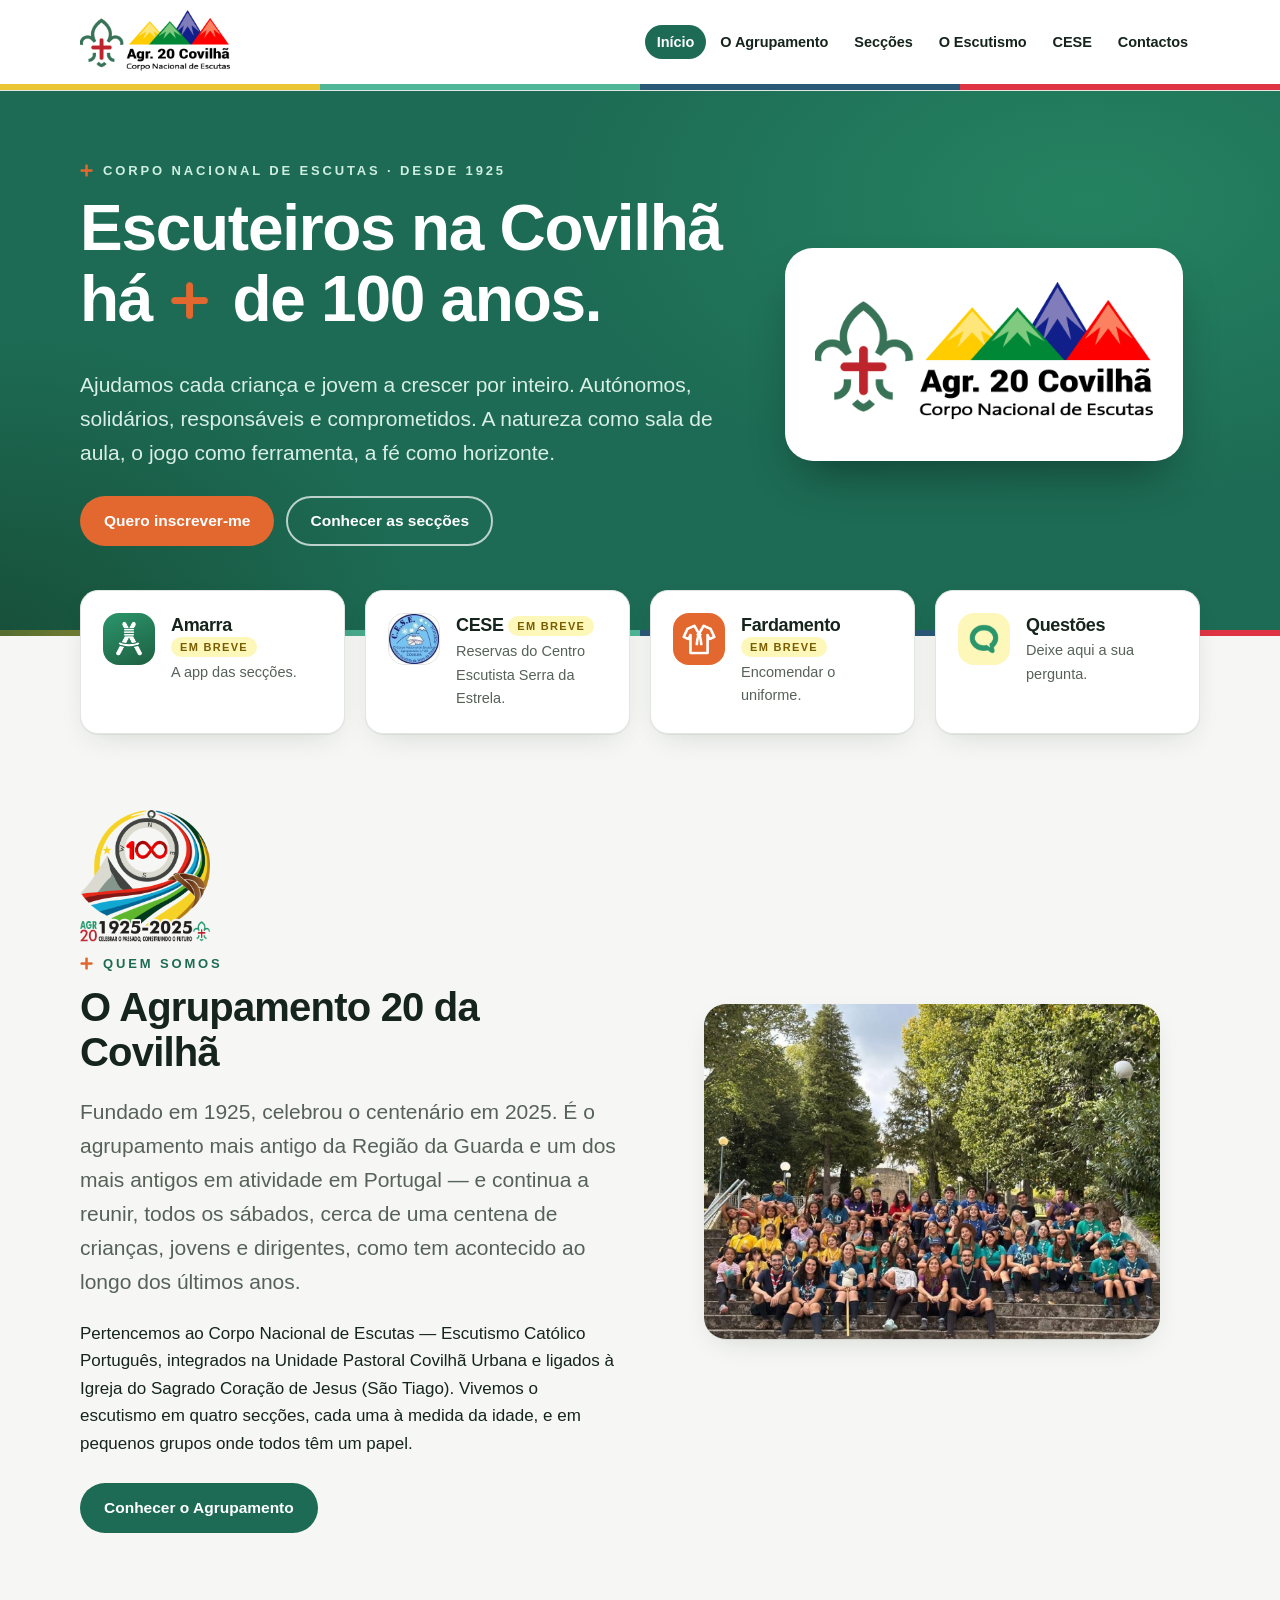
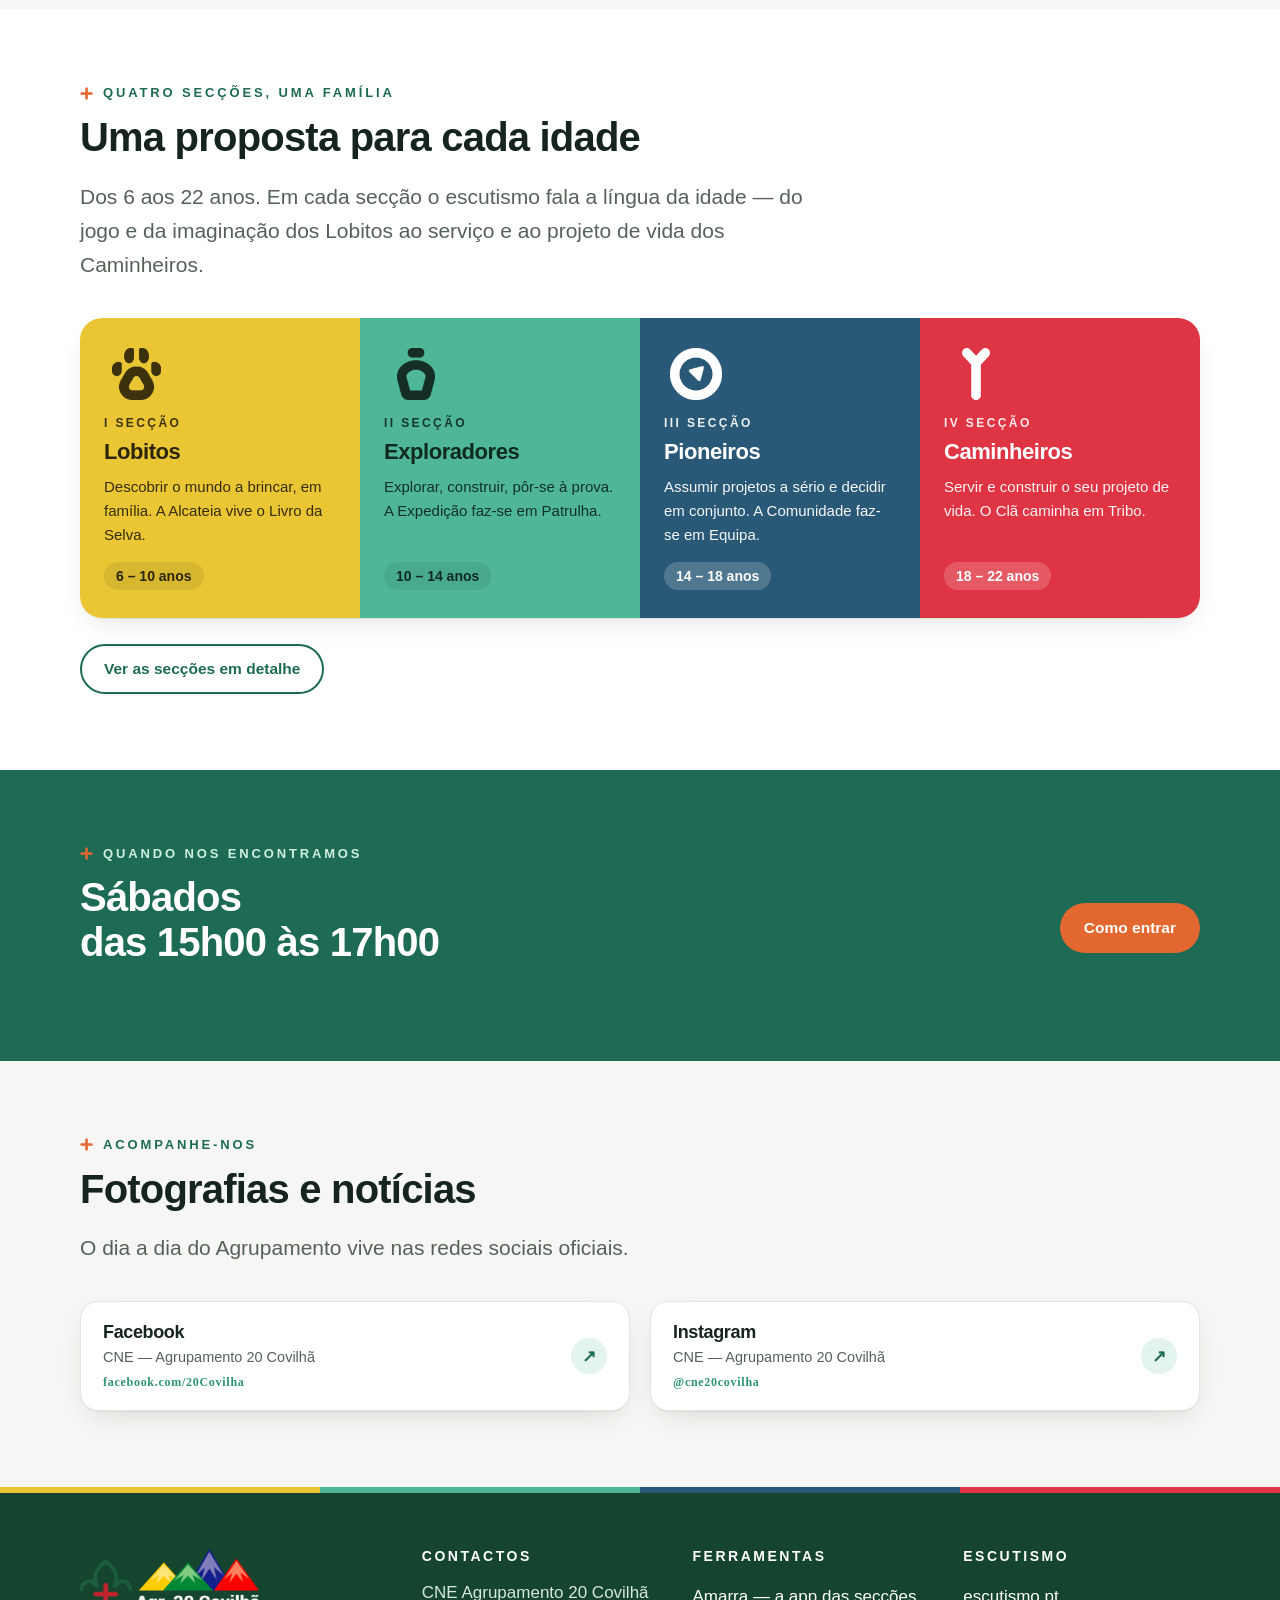
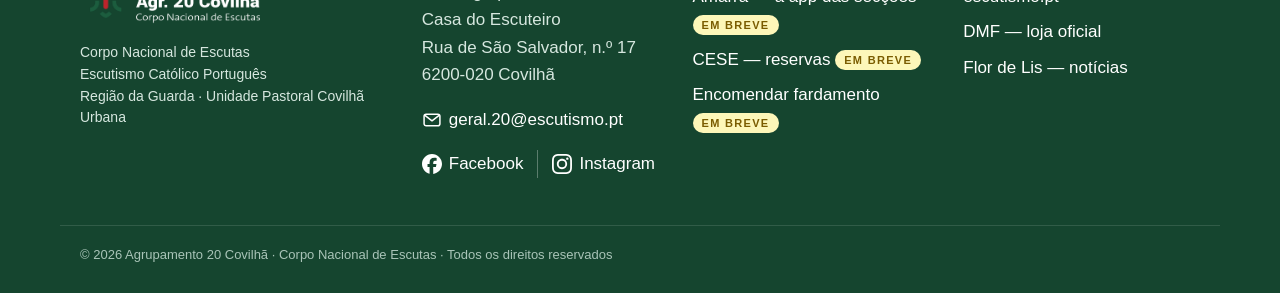
<file: index.html>
<!doctype html>
<html lang="pt-PT"><head>
<meta charset="utf-8"><meta name="viewport" content="width=device-width,initial-scale=1">
<!-- SEGURANÇA (16-10-2026): só scripts do próprio site e as respostas das apps (Google);
     nada inline. O GitHub Pages não deixa pôr cabeçalhos, por isso vai como meta. -->
<meta http-equiv="Content-Security-Policy" content="default-src 'self'; script-src 'self' https://agr20covilha.github.io https://script.google.com https://script.googleusercontent.com; style-src 'self' 'unsafe-inline' https://fonts.googleapis.com; font-src https://fonts.gstatic.com; img-src 'self' data:; connect-src 'self'; frame-src 'none'; object-src 'none'; base-uri 'self'; form-action 'self' mailto:; upgrade-insecure-requests">
<meta name="referrer" content="strict-origin-when-cross-origin">
<title>Agrupamento 20 Covilhã · Escuteiros da Covilhã</title>
<meta name="description" content="Agrupamento 20 Covilhã do Corpo Nacional de Escutas — desde 1925 a ajudar crianças e jovens a crescer por inteiro. Lobitos, Exploradores, Pioneiros e Caminheiros.">
<meta name="theme-color" content="#1D6B54">
<meta property="og:title" content="Agrupamento 20 Covilhã · Escuteiros da Covilhã"><meta property="og:description" content="Agrupamento 20 Covilhã do Corpo Nacional de Escutas — desde 1925 a ajudar crianças e jovens a crescer por inteiro. Lobitos, Exploradores, Pioneiros e Caminheiros.">
<meta property="og:image" content="https://agr20covilha.github.io/img/partilha.png"><meta property="og:locale" content="pt_PT">
<link rel="icon" type="image/png" href="img/icone.png"><link rel="apple-touch-icon" href="img/icone-180.png">
<link rel="preconnect" href="https://fonts.googleapis.com"><link rel="preconnect" href="https://fonts.gstatic.com" crossorigin>
<link rel="stylesheet" href="https://fonts.googleapis.com/css2?family=Montserrat:wght@600;700;800&family=Nunito+Sans:wght@400;600;700;800&display=swap">
<link rel="stylesheet" href="estilo.css?v=fb05b04e">
</head><body class="p-index" data-amarra="https://agr20covilha.github.io/amarra/" data-fardamento="https://agr20covilha.github.io/fardamento/">

<a class="saltar" href="#conteudo">Saltar para o conteúdo</a>
<header class="topo">
  <div class="topo-in">
    <a class="marca" href="index.html" aria-label="Agrupamento 20 Covilhã — início">
      <img src="img/logo-agrupamento.png" alt="Agrupamento 20 Covilhã · Corpo Nacional de Escutas" width="170" height="73">
    </a>
    <button class="menu-bt" aria-expanded="false" aria-controls="menu" aria-label="Abrir o menu">
      <span></span><span></span><span></span></button>
    <nav id="menu" aria-label="Principal"><ul>
      <li><a href="index.html" aria-current="page">Início</a></li><li><a href="agrupamento.html">O Agrupamento</a></li><li><a href="seccoes.html">Secções</a></li><li><a href="escutismo.html">O Escutismo</a></li><li><a href="cese.html">CESE</a></li><li><a href="contactos.html">Contactos</a></li>
    </ul></nav>
  </div>
  <div class="risca" aria-hidden="true"><i></i><i></i><i></i><i></i></div>
</header>
<main id="conteudo">

<section class="heroi">
  <div class="dentro">
    <div>
      <p class="kicker claro">Corpo Nacional de Escutas · desde 1925</p>
      <h1>Escuteiros na Covilhã há <span class="mais" role="img" aria-label="mais"></span> de 100 anos.</h1>
      <p class="lead">Ajudamos cada criança e jovem a crescer por inteiro. Autónomos, solidários, responsáveis e comprometidos. A natureza como sala de aula, o jogo como ferramenta, a fé como horizonte.</p>
      <div class="bts">
        <a class="bt bt-laranja" href="contactos.html#inscricoes">Quero inscrever-me</a>
        <a class="bt bt-branco" href="seccoes.html">Conhecer as secções</a>
      </div>
    </div>
    <img class="emblema" src="img/logo-agrupamento.png" alt="Logótipo do Agrupamento 20 Covilhã — Corpo Nacional de Escutas" width="859" height="368">
  </div>
  <div class="risca" aria-hidden="true"><i></i><i></i><i></i><i></i></div>
</section>

<section class="dentro ferramentas" aria-label="Acesso rápido">
  <div class="grade g4">
    <a class="ferr" href="https://agr20covilha.github.io/amarra/">
      <span class="ic" style="background:none;overflow:hidden"><img src="img/amarra.png" alt="" style="width:52px;height:52px"></span>
      <span><h3>Amarra <span class="breve" data-amarra-breve>em breve</span></h3><p>A app das secções.</p></span>
    </a>
    <a class="ferr" href="cese.html">
      <span class="ic" style="background:#fff;overflow:hidden;border:1px solid var(--linha)"><img src="img/cese.jpg" alt="" style="width:50px;height:50px"></span>
      <span><h3>CESE <span class="breve">em breve</span></h3><p>Reservas do Centro Escutista Serra da Estrela.</p></span>
    </a>
    <a class="ferr" href="https://agr20covilha.github.io/fardamento/">
      <span class="ic" style="background:none;overflow:hidden"><img src="img/fardamento.png" alt="" style="width:52px;height:52px"></span>
      <span><h3>Fardamento <span class="breve" data-fardamento-estado>em breve</span></h3><p>Encomendar o uniforme.</p></span>
    </a>
    <a class="ferr" href="contactos.html#questoes">
      <span class="ic creme"><img src="img/icones/fala-verde.png" alt=""></span>
      <span><h3>Questões</h3><p>Deixe aqui a sua pergunta.</p></span>
    </a>
  </div>
</section>

<section class="bloco">
  <div class="dentro duas">
    <div>
      <img src="img/centenario.png" alt="Insígnia do centenário do Agrupamento 20: 1925–2025, celebrar o passado, construindo o futuro" width="790" height="800" style="width:130px;height:auto;margin-bottom:14px">
      <p class="kicker">Quem somos</p>
      <h2>O Agrupamento 20 da Covilhã</h2>
      <p class="lead">Fundado em 1925, celebrou o centenário em 2025. É o agrupamento mais antigo da Região da Guarda e um dos mais antigos em atividade em Portugal — e continua a reunir, todos os sábados, cerca de uma centena de crianças, jovens e dirigentes, como tem acontecido ao longo dos últimos anos.</p>
      <p>Pertencemos ao Corpo Nacional de Escutas — Escutismo Católico Português, integrados na Unidade Pastoral Covilhã Urbana e ligados à Igreja do Sagrado Coração de Jesus (São Tiago). Vivemos o escutismo em quatro secções, cada uma à medida da idade, e em pequenos grupos onde todos têm um papel.</p>
      <div class="bts"><a class="bt bt-verde" href="agrupamento.html">Conhecer o Agrupamento</a></div>
    </div>
    <figure class="foto"><img src="img/fotos/agrupamento-escadaria.jpg" alt="O Agrupamento 20 Covilhã reunido numa escadaria entre árvores: lobitos, exploradores, pioneiros, caminheiros e dirigentes" width="1350" height="990"></figure>
  </div>
</section>

<section class="bloco branco">
  <div class="dentro">
    <div class="cab">
      <p class="kicker">Quatro secções, uma família</p>
      <h2>Uma proposta para cada idade</h2>
      <p class="lead">Dos 6 aos 22 anos. Em cada secção o escutismo fala a língua da idade — do jogo e da imaginação dos Lobitos ao serviço e ao projeto de vida dos Caminheiros.</p>
    </div>
    <div class="seccoes">
      <div class="sec i"><img src="img/seccoes/lobitos-branco.png" alt="" style="filter:brightness(0) opacity(.75)"><span class="q">I Secção</span><h3>Lobitos</h3><p>Descobrir o mundo a brincar, em família. A Alcateia vive o Livro da Selva.</p><span class="idade">6 – 10 anos</span></div>
      <div class="sec ii"><img src="img/seccoes/exploradores-branco.png" alt="" style="filter:brightness(0) opacity(.75)"><span class="q">II Secção</span><h3>Exploradores</h3><p>Explorar, construir, pôr-se à prova. A Expedição faz-se em Patrulha.</p><span class="idade">10 – 14 anos</span></div>
      <div class="sec iii"><img src="img/seccoes/pioneiros-branco.png" alt=""><span class="q">III Secção</span><h3>Pioneiros</h3><p>Assumir projetos a sério e decidir em conjunto. A Comunidade faz-se em Equipa.</p><span class="idade">14 – 18 anos</span></div>
      <div class="sec iv"><img src="img/seccoes/caminheiros-branco.png" alt=""><span class="q">IV Secção</span><h3>Caminheiros</h3><p>Servir e construir o seu projeto de vida. O Clã caminha em Tribo.</p><span class="idade">18 – 22 anos</span></div>
    </div>
    <div class="bts"><a class="bt bt-contorno" href="seccoes.html">Ver as secções em detalhe</a></div>
  </div>
</section>

<section class="bloco verde">
  <div class="dentro duas">
    <div>
      <p class="kicker claro">Quando nos encontramos</p>
      <h2>Sábados<br>das 15h00 às 17h00</h2>
    </div>
    <div class="bts" style="justify-content:flex-end"><a class="bt bt-laranja" href="contactos.html#inscricoes">Como entrar</a></div>
  </div>
</section>

<section class="bloco">
  <div class="dentro">
    <div class="cab">
      <p class="kicker">Acompanhe-nos</p>
      <h2>Fotografias e notícias</h2>
      <p class="lead">O dia a dia do Agrupamento vive nas redes sociais oficiais.</p>
    </div>
    
    <div class="grade g2">
      <a class="ext" href="https://www.facebook.com/20Covilha/" rel="noopener" target="_blank"><span><h3>Facebook</h3><p>CNE — Agrupamento 20 Covilhã</p><small>facebook.com/20Covilha</small></span><span class="seta">↗</span></a>
      <a class="ext" href="https://www.instagram.com/cne20covilha/" rel="noopener" target="_blank"><span><h3>Instagram</h3><p>CNE — Agrupamento 20 Covilhã</p><small>@cne20covilha</small></span><span class="seta">↗</span></a>
    </div>
  </div>
</section>

</main>
<footer class="rodape">
  <div class="risca" aria-hidden="true"><i></i><i></i><i></i><i></i></div>
  <div class="rodape-in">
    <div class="rp-marca">
      <img src="img/logo-agrupamento-branco.png" alt="Agrupamento 20 Covilhã" width="190" height="82">
      <p>Corpo Nacional de Escutas<br>Escutismo Católico Português<br>Região da Guarda · Unidade Pastoral Covilhã Urbana</p>
    </div>
    <div>
      <h2>Contactos</h2>
      <p>CNE Agrupamento 20 Covilhã<br>Casa do Escuteiro<br>Rua de São Salvador, n.º 17<br>6200-020 Covilhã</p>
      <p class="redes"><a href="mailto:geral.20@escutismo.pt"><svg viewBox="0 0 24 24" width="22" height="22" fill="none" stroke="currentColor" stroke-width="1.8" stroke-linecap="round" stroke-linejoin="round" aria-hidden="true"><rect x="2.5" y="5" width="19" height="14" rx="2.5"/><path d="M3.5 6.5 12 13l8.5-6.5"/></svg>geral.20@escutismo.pt</a></p>
      <p class="redes">
        <a href="https://www.facebook.com/20Covilha/" rel="noopener" target="_blank"><svg viewBox="0 0 24 24" width="22" height="22" fill="currentColor" aria-hidden="true"><path d="M9.101 23.691v-7.98H6.627v-3.667h2.474v-1.58c0-4.085 1.848-5.978 5.858-5.978.401 0 .955.042 1.468.103a8.68 8.68 0 0 1 1.141.195v3.325a8.623 8.623 0 0 0-.653-.036 26.805 26.805 0 0 0-.733-.009c-.707 0-1.259.096-1.675.309a1.686 1.686 0 0 0-.679.622c-.258.42-.374.995-.374 1.752v1.297h3.919l-.386 2.103-.287 1.564h-3.246v8.245C19.396 23.238 24 18.179 24 12.044c0-6.627-5.373-12-12-12s-12 5.373-12 12c0 5.628 3.874 10.35 9.101 11.647Z"/></svg>Facebook</a>
        <a href="https://www.instagram.com/cne20covilha/" rel="noopener" target="_blank"><svg viewBox="0 0 24 24" width="22" height="22" fill="currentColor" aria-hidden="true"><path d="M7.0301.084c-1.2768.0602-2.1487.264-2.911.5634-.7888.3075-1.4575.72-2.1228 1.3877-.6652.6677-1.075 1.3368-1.3802 2.127-.2954.7638-.4956 1.6365-.552 2.914-.0564 1.2775-.0689 1.6882-.0626 4.947.0062 3.2586.0206 3.6671.0825 4.9473.061 1.2765.264 2.1482.5635 2.9107.308.7889.72 1.4573 1.388 2.1228.6679.6655 1.3365 1.0743 2.1285 1.38.7632.295 1.6361.4961 2.9134.552 1.2773.056 1.6884.069 4.9462.0627 3.2578-.0062 3.668-.0207 4.9478-.0814 1.28-.0607 2.147-.2652 2.9098-.5633.7889-.3086 1.4578-.72 2.1228-1.3881.665-.6682 1.0745-1.3378 1.3795-2.1284.2957-.7632.4966-1.636.552-2.9124.056-1.2809.0692-1.6898.063-4.948-.0063-3.2583-.021-3.6668-.0817-4.9465-.0607-1.2797-.264-2.1487-.5633-2.9117-.3084-.7889-.72-1.4568-1.3876-2.1228C21.2982 1.33 20.628.9208 19.8378.6165 19.074.321 18.2017.1197 16.9244.0645 15.6471.0093 15.236-.005 11.977.0014 8.718.0076 8.31.0215 7.0301.0839m.1402 21.6932c-1.17-.0509-1.8053-.2453-2.2287-.408-.5606-.216-.96-.4771-1.3819-.895-.422-.4178-.6811-.8186-.9-1.378-.1644-.4234-.3624-1.058-.4171-2.228-.0595-1.2645-.072-1.6442-.079-4.848-.007-3.2037.0053-3.583.0607-4.848.05-1.169.2456-1.805.408-2.2282.216-.5613.4762-.96.895-1.3816.4188-.4217.8184-.6814 1.3783-.9003.423-.1651 1.0575-.3614 2.227-.4171 1.2655-.06 1.6447-.072 4.848-.079 3.2033-.007 3.5835.005 4.8495.0608 1.169.0508 1.8053.2445 2.228.408.5608.216.96.4754 1.3816.895.4217.4194.6816.8176.9005 1.3787.1653.4217.3617 1.056.4169 2.2263.0602 1.2655.0739 1.645.0796 4.848.0058 3.203-.0055 3.5834-.061 4.848-.051 1.17-.245 1.8055-.408 2.2294-.216.5604-.4763.96-.8954 1.3814-.419.4215-.8181.6811-1.3783.9-.4224.1649-1.0577.3617-2.2262.4174-1.2656.0595-1.6448.072-4.8493.079-3.2045.007-3.5825-.006-4.848-.0608M16.953 5.5864A1.44 1.44 0 1 0 18.39 4.144a1.44 1.44 0 0 0-1.437 1.4424M5.8385 12.012c.0067 3.4032 2.7706 6.1557 6.173 6.1493 3.4026-.0065 6.157-2.7701 6.1506-6.1733-.0065-3.4032-2.771-6.1565-6.174-6.1498-3.403.0067-6.156 2.771-6.1496 6.1738M8 12.0077a4 4 0 1 1 4.008 3.9921A3.9996 3.9996 0 0 1 8 12.0077"/></svg>Instagram</a></p>
    </div>
    <div>
      <h2>Ferramentas</h2>
      <ul><li><a href="https://agr20covilha.github.io/amarra/">Amarra — a app das secções <span class="breve" data-amarra-breve>em breve</span></a></li>
        <li><a href="cese.html">CESE — reservas <span class="breve">em breve</span></a></li>
        <li><a href="https://agr20covilha.github.io/fardamento/">Encomendar fardamento <span class="breve" data-fardamento-estado>em breve</span></a></li></ul>
    </div>
    <div>
      <h2>Escutismo</h2>
      <ul><li><a href="https://escutismo.pt/" rel="noopener" target="_blank">escutismo.pt</a></li>
        <li><a href="https://dmf.escutismo.pt/" rel="noopener" target="_blank">DMF — loja oficial</a></li>
        <li><a href="https://flordelis.escutismo.pt/" rel="noopener" target="_blank">Flor de Lis — notícias</a></li></ul>
    </div>
  </div>
  <p class="copy">© 2026 Agrupamento 20 Covilhã · Corpo Nacional de Escutas · Todos os direitos reservados</p>
</footer>
<script src="app.js" defer></script>
</body></html>
</file>
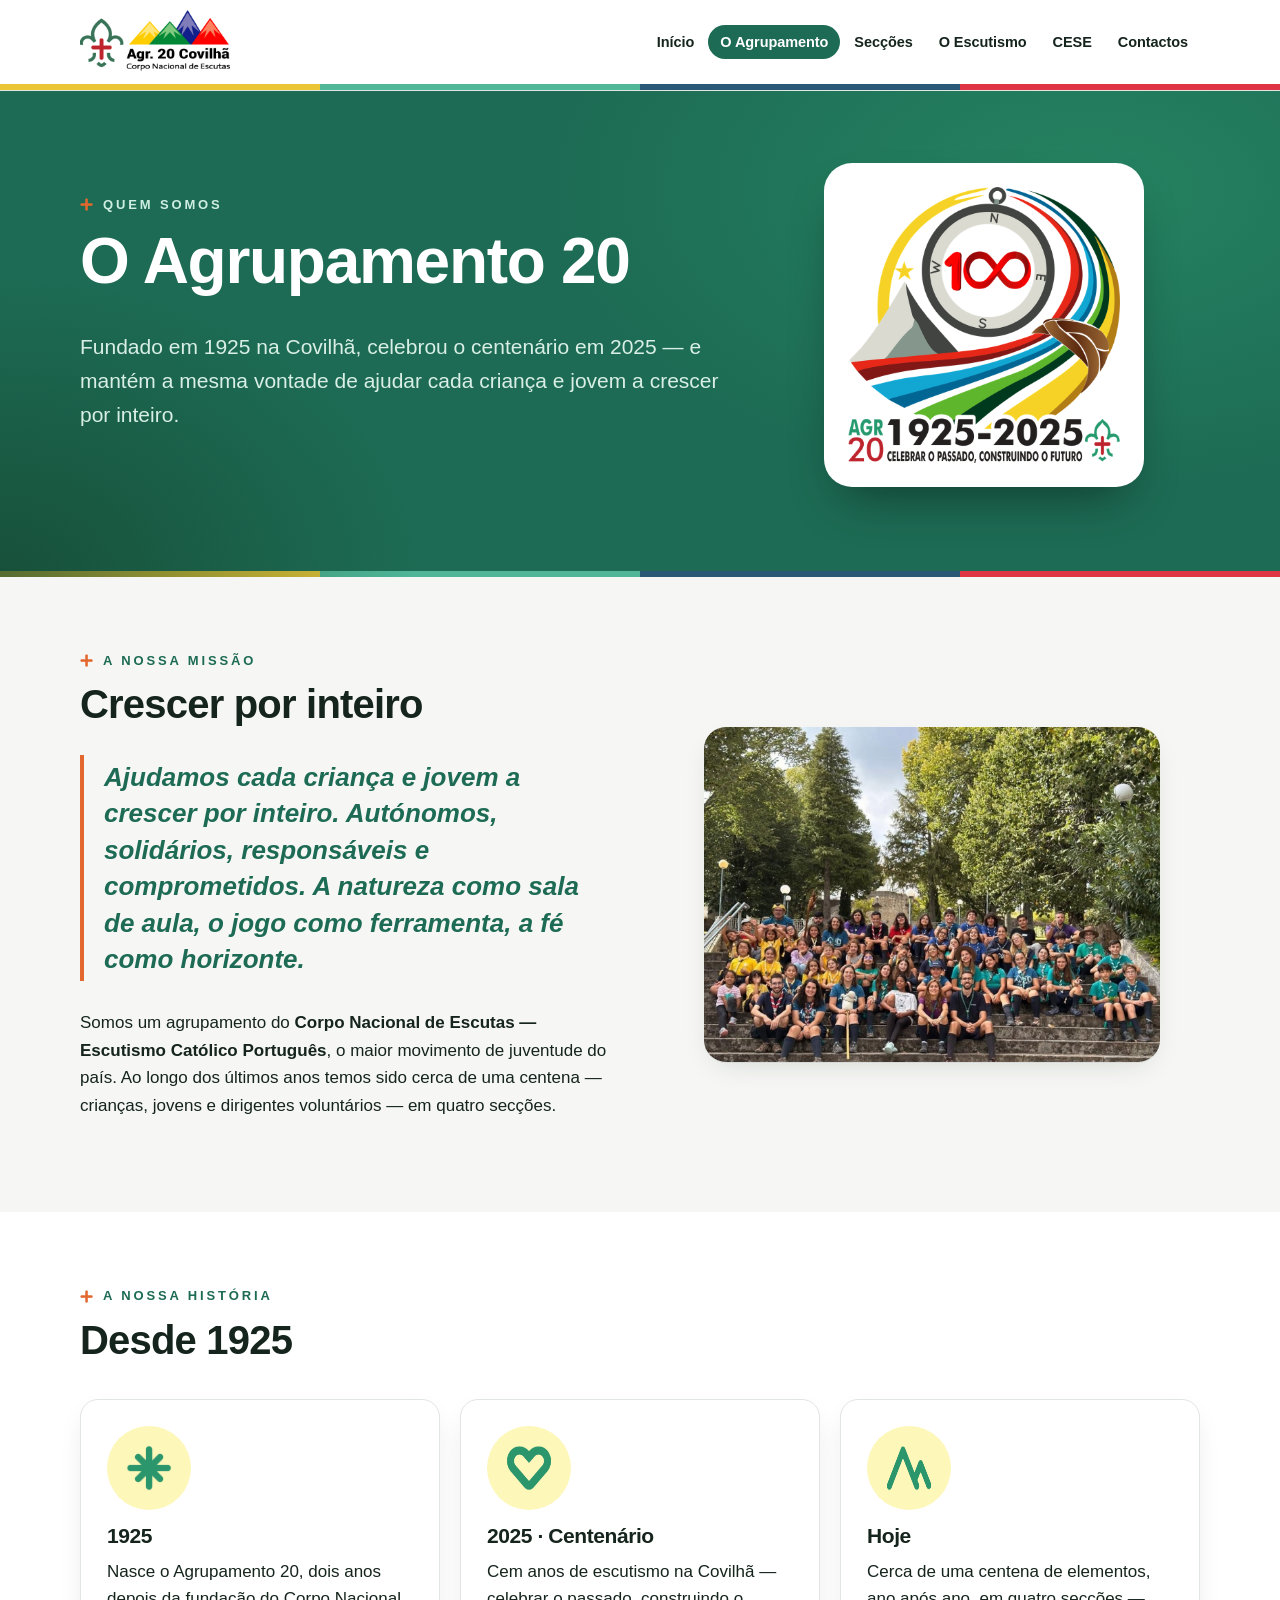
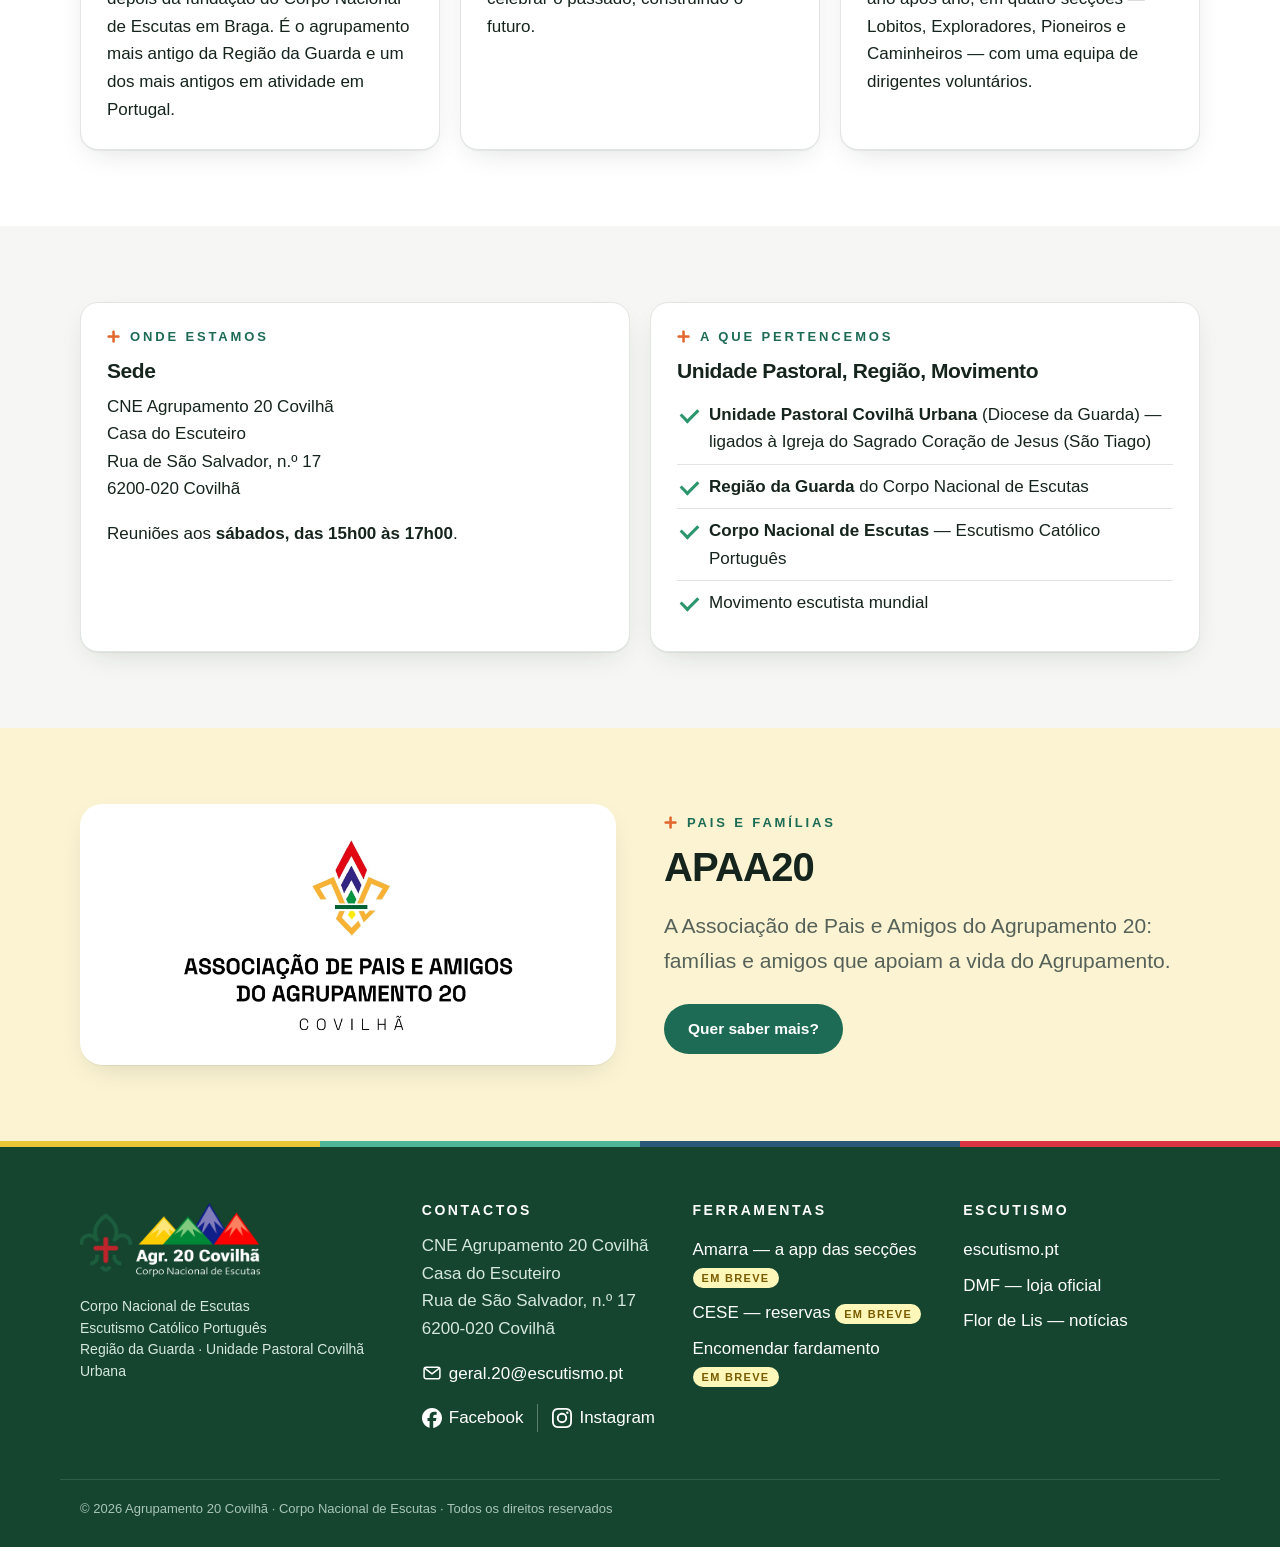
<file: agrupamento.html>
<!doctype html>
<html lang="pt-PT"><head>
<meta charset="utf-8"><meta name="viewport" content="width=device-width,initial-scale=1">
<!-- SEGURANÇA (16-10-2026): só scripts do próprio site e as respostas das apps (Google);
     nada inline. O GitHub Pages não deixa pôr cabeçalhos, por isso vai como meta. -->
<meta http-equiv="Content-Security-Policy" content="default-src 'self'; script-src 'self' https://agr20covilha.github.io https://script.google.com https://script.googleusercontent.com; style-src 'self' 'unsafe-inline' https://fonts.googleapis.com; font-src https://fonts.gstatic.com; img-src 'self' data:; connect-src 'self'; frame-src 'none'; object-src 'none'; base-uri 'self'; form-action 'self' mailto:; upgrade-insecure-requests">
<meta name="referrer" content="strict-origin-when-cross-origin">
<title>O Agrupamento · Agrupamento 20 Covilhã</title>
<meta name="description" content="O Agrupamento 20 da Covilhã: fundado em 1925, integrado na Unidade Pastoral Covilhã Urbana e na Região da Guarda do Corpo Nacional de Escutas.">
<meta name="theme-color" content="#1D6B54">
<meta property="og:title" content="O Agrupamento · Agrupamento 20 Covilhã"><meta property="og:description" content="O Agrupamento 20 da Covilhã: fundado em 1925, integrado na Unidade Pastoral Covilhã Urbana e na Região da Guarda do Corpo Nacional de Escutas.">
<meta property="og:image" content="https://agr20covilha.github.io/img/partilha.png"><meta property="og:locale" content="pt_PT">
<link rel="icon" type="image/png" href="img/icone.png"><link rel="apple-touch-icon" href="img/icone-180.png">
<link rel="preconnect" href="https://fonts.googleapis.com"><link rel="preconnect" href="https://fonts.gstatic.com" crossorigin>
<link rel="stylesheet" href="https://fonts.googleapis.com/css2?family=Montserrat:wght@600;700;800&family=Nunito+Sans:wght@400;600;700;800&display=swap">
<link rel="stylesheet" href="estilo.css?v=fb05b04e">
</head><body class="p-agrupamento" data-amarra="https://agr20covilha.github.io/amarra/" data-fardamento="https://agr20covilha.github.io/fardamento/">

<a class="saltar" href="#conteudo">Saltar para o conteúdo</a>
<header class="topo">
  <div class="topo-in">
    <a class="marca" href="index.html" aria-label="Agrupamento 20 Covilhã — início">
      <img src="img/logo-agrupamento.png" alt="Agrupamento 20 Covilhã · Corpo Nacional de Escutas" width="170" height="73">
    </a>
    <button class="menu-bt" aria-expanded="false" aria-controls="menu" aria-label="Abrir o menu">
      <span></span><span></span><span></span></button>
    <nav id="menu" aria-label="Principal"><ul>
      <li><a href="index.html">Início</a></li><li><a href="agrupamento.html" aria-current="page">O Agrupamento</a></li><li><a href="seccoes.html">Secções</a></li><li><a href="escutismo.html">O Escutismo</a></li><li><a href="cese.html">CESE</a></li><li><a href="contactos.html">Contactos</a></li>
    </ul></nav>
  </div>
  <div class="risca" aria-hidden="true"><i></i><i></i><i></i><i></i></div>
</header>
<main id="conteudo">

<section class="heroi">
  <div class="dentro">
    <div>
      <p class="kicker claro">Quem somos</p>
      <h1>O Agrupamento 20</h1>
      <p class="lead">Fundado em 1925 na Covilhã, celebrou o centenário em 2025 — e mantém a mesma vontade de ajudar cada criança e jovem a crescer por inteiro.</p>
    </div>
    <img class="emblema" src="img/centenario.png" alt="Insígnia do centenário do Agrupamento 20: 1925–2025, celebrar o passado, construindo o futuro" width="790" height="800" style="width:min(320px,80%);padding:24px">
  </div>
  <div class="risca" aria-hidden="true"><i></i><i></i><i></i><i></i></div>
</section>

<section class="bloco">
  <div class="dentro duas">
    <div>
      <p class="kicker">A nossa missão</p>
      <h2>Crescer por inteiro</h2>
      <p class="citacao">Ajudamos cada criança e jovem a crescer por inteiro. Autónomos, solidários, responsáveis e comprometidos. A natureza como sala de aula, o jogo como ferramenta, a fé como horizonte.</p>
      <p>Somos um agrupamento do <b>Corpo Nacional de Escutas — Escutismo Católico Português</b>, o maior movimento de juventude do país. Ao longo dos últimos anos temos sido cerca de uma centena — crianças, jovens e dirigentes voluntários — em quatro secções.</p>
    </div>
    <figure class="foto"><img src="img/fotos/agrupamento-escadaria.jpg" alt="O Agrupamento 20 Covilhã reunido numa escadaria entre árvores: lobitos, exploradores, pioneiros, caminheiros e dirigentes" width="1350" height="990"></figure>
  </div>
</section>

<section class="bloco branco">
  <div class="dentro">
    <div class="cab"><p class="kicker">A nossa história</p><h2>Desde 1925</h2></div>
    <div class="grade g3">
      <div class="cartao"><div class="circ"><img src="img/icones/estrela-verde.png" alt=""></div><h3>1925</h3><p>Nasce o Agrupamento 20, dois anos depois da fundação do Corpo Nacional de Escutas em Braga. É o agrupamento mais antigo da Região da Guarda e um dos mais antigos em atividade em Portugal.</p></div>
      <div class="cartao"><div class="circ"><img src="img/icones/coracao-verde.png" alt=""></div><h3>2025 · Centenário</h3><p>Cem anos de escutismo na Covilhã — celebrar o passado, construindo o futuro.</p></div>
      <div class="cartao"><div class="circ"><img src="img/icones/montanha-verde.png" alt=""></div><h3>Hoje</h3><p>Cerca de uma centena de elementos, ano após ano, em quatro secções — Lobitos, Exploradores, Pioneiros e Caminheiros — com uma equipa de dirigentes voluntários.</p></div>
    </div>
  </div>
</section>

<section class="bloco">
  <div class="dentro grade g2">
    <div class="cartao">
      <p class="kicker">Onde estamos</p>
      <h3>Sede</h3>
      <p>CNE Agrupamento 20 Covilhã<br>Casa do Escuteiro<br>Rua de São Salvador, n.º 17<br>6200-020 Covilhã</p>
      <p>Reuniões aos <b>sábados, das 15h00 às 17h00</b>.</p>
    </div>
    <div class="cartao">
      <p class="kicker">A que pertencemos</p>
      <h3>Unidade Pastoral, Região, Movimento</h3>
      <ul class="lista-check">
        <li><b>Unidade Pastoral Covilhã Urbana</b> (Diocese da Guarda) — ligados à Igreja do Sagrado Coração de Jesus (São Tiago)</li>
        <li><b>Região da Guarda</b> do Corpo Nacional de Escutas</li>
        <li><b>Corpo Nacional de Escutas</b> — Escutismo Católico Português</li>
        <li>Movimento escutista mundial</li>
      </ul>
    </div>
  </div>
</section>

<section class="bloco creme" id="apaa20">
  <div class="dentro duas">
    <div class="logo-parceiro"><img src="img/apaa20.png" alt="Logótipo da APAA20 — Associação de Pais e Amigos do Agrupamento 20, Covilhã" width="1208" height="728"></div>
    <div>
      <p class="kicker">Pais e famílias</p>
      <h2>APAA20</h2>
      <p class="lead">A Associação de Pais e Amigos do Agrupamento 20: famílias e amigos que apoiam a vida do Agrupamento.</p>
      <div class="bts"><a class="bt bt-verde" href="mailto:apaagr20@gmail.com?subject=Quero%20saber%20mais%20sobre%20a%20APAA20">Quer saber mais?</a></div>
    </div>
  </div>
</section>

</main>
<footer class="rodape">
  <div class="risca" aria-hidden="true"><i></i><i></i><i></i><i></i></div>
  <div class="rodape-in">
    <div class="rp-marca">
      <img src="img/logo-agrupamento-branco.png" alt="Agrupamento 20 Covilhã" width="190" height="82">
      <p>Corpo Nacional de Escutas<br>Escutismo Católico Português<br>Região da Guarda · Unidade Pastoral Covilhã Urbana</p>
    </div>
    <div>
      <h2>Contactos</h2>
      <p>CNE Agrupamento 20 Covilhã<br>Casa do Escuteiro<br>Rua de São Salvador, n.º 17<br>6200-020 Covilhã</p>
      <p class="redes"><a href="mailto:geral.20@escutismo.pt"><svg viewBox="0 0 24 24" width="22" height="22" fill="none" stroke="currentColor" stroke-width="1.8" stroke-linecap="round" stroke-linejoin="round" aria-hidden="true"><rect x="2.5" y="5" width="19" height="14" rx="2.5"/><path d="M3.5 6.5 12 13l8.5-6.5"/></svg>geral.20@escutismo.pt</a></p>
      <p class="redes">
        <a href="https://www.facebook.com/20Covilha/" rel="noopener" target="_blank"><svg viewBox="0 0 24 24" width="22" height="22" fill="currentColor" aria-hidden="true"><path d="M9.101 23.691v-7.98H6.627v-3.667h2.474v-1.58c0-4.085 1.848-5.978 5.858-5.978.401 0 .955.042 1.468.103a8.68 8.68 0 0 1 1.141.195v3.325a8.623 8.623 0 0 0-.653-.036 26.805 26.805 0 0 0-.733-.009c-.707 0-1.259.096-1.675.309a1.686 1.686 0 0 0-.679.622c-.258.42-.374.995-.374 1.752v1.297h3.919l-.386 2.103-.287 1.564h-3.246v8.245C19.396 23.238 24 18.179 24 12.044c0-6.627-5.373-12-12-12s-12 5.373-12 12c0 5.628 3.874 10.35 9.101 11.647Z"/></svg>Facebook</a>
        <a href="https://www.instagram.com/cne20covilha/" rel="noopener" target="_blank"><svg viewBox="0 0 24 24" width="22" height="22" fill="currentColor" aria-hidden="true"><path d="M7.0301.084c-1.2768.0602-2.1487.264-2.911.5634-.7888.3075-1.4575.72-2.1228 1.3877-.6652.6677-1.075 1.3368-1.3802 2.127-.2954.7638-.4956 1.6365-.552 2.914-.0564 1.2775-.0689 1.6882-.0626 4.947.0062 3.2586.0206 3.6671.0825 4.9473.061 1.2765.264 2.1482.5635 2.9107.308.7889.72 1.4573 1.388 2.1228.6679.6655 1.3365 1.0743 2.1285 1.38.7632.295 1.6361.4961 2.9134.552 1.2773.056 1.6884.069 4.9462.0627 3.2578-.0062 3.668-.0207 4.9478-.0814 1.28-.0607 2.147-.2652 2.9098-.5633.7889-.3086 1.4578-.72 2.1228-1.3881.665-.6682 1.0745-1.3378 1.3795-2.1284.2957-.7632.4966-1.636.552-2.9124.056-1.2809.0692-1.6898.063-4.948-.0063-3.2583-.021-3.6668-.0817-4.9465-.0607-1.2797-.264-2.1487-.5633-2.9117-.3084-.7889-.72-1.4568-1.3876-2.1228C21.2982 1.33 20.628.9208 19.8378.6165 19.074.321 18.2017.1197 16.9244.0645 15.6471.0093 15.236-.005 11.977.0014 8.718.0076 8.31.0215 7.0301.0839m.1402 21.6932c-1.17-.0509-1.8053-.2453-2.2287-.408-.5606-.216-.96-.4771-1.3819-.895-.422-.4178-.6811-.8186-.9-1.378-.1644-.4234-.3624-1.058-.4171-2.228-.0595-1.2645-.072-1.6442-.079-4.848-.007-3.2037.0053-3.583.0607-4.848.05-1.169.2456-1.805.408-2.2282.216-.5613.4762-.96.895-1.3816.4188-.4217.8184-.6814 1.3783-.9003.423-.1651 1.0575-.3614 2.227-.4171 1.2655-.06 1.6447-.072 4.848-.079 3.2033-.007 3.5835.005 4.8495.0608 1.169.0508 1.8053.2445 2.228.408.5608.216.96.4754 1.3816.895.4217.4194.6816.8176.9005 1.3787.1653.4217.3617 1.056.4169 2.2263.0602 1.2655.0739 1.645.0796 4.848.0058 3.203-.0055 3.5834-.061 4.848-.051 1.17-.245 1.8055-.408 2.2294-.216.5604-.4763.96-.8954 1.3814-.419.4215-.8181.6811-1.3783.9-.4224.1649-1.0577.3617-2.2262.4174-1.2656.0595-1.6448.072-4.8493.079-3.2045.007-3.5825-.006-4.848-.0608M16.953 5.5864A1.44 1.44 0 1 0 18.39 4.144a1.44 1.44 0 0 0-1.437 1.4424M5.8385 12.012c.0067 3.4032 2.7706 6.1557 6.173 6.1493 3.4026-.0065 6.157-2.7701 6.1506-6.1733-.0065-3.4032-2.771-6.1565-6.174-6.1498-3.403.0067-6.156 2.771-6.1496 6.1738M8 12.0077a4 4 0 1 1 4.008 3.9921A3.9996 3.9996 0 0 1 8 12.0077"/></svg>Instagram</a></p>
    </div>
    <div>
      <h2>Ferramentas</h2>
      <ul><li><a href="https://agr20covilha.github.io/amarra/">Amarra — a app das secções <span class="breve" data-amarra-breve>em breve</span></a></li>
        <li><a href="cese.html">CESE — reservas <span class="breve">em breve</span></a></li>
        <li><a href="https://agr20covilha.github.io/fardamento/">Encomendar fardamento <span class="breve" data-fardamento-estado>em breve</span></a></li></ul>
    </div>
    <div>
      <h2>Escutismo</h2>
      <ul><li><a href="https://escutismo.pt/" rel="noopener" target="_blank">escutismo.pt</a></li>
        <li><a href="https://dmf.escutismo.pt/" rel="noopener" target="_blank">DMF — loja oficial</a></li>
        <li><a href="https://flordelis.escutismo.pt/" rel="noopener" target="_blank">Flor de Lis — notícias</a></li></ul>
    </div>
  </div>
  <p class="copy">© 2026 Agrupamento 20 Covilhã · Corpo Nacional de Escutas · Todos os direitos reservados</p>
</footer>
<script src="app.js" defer></script>
</body></html>
</file>
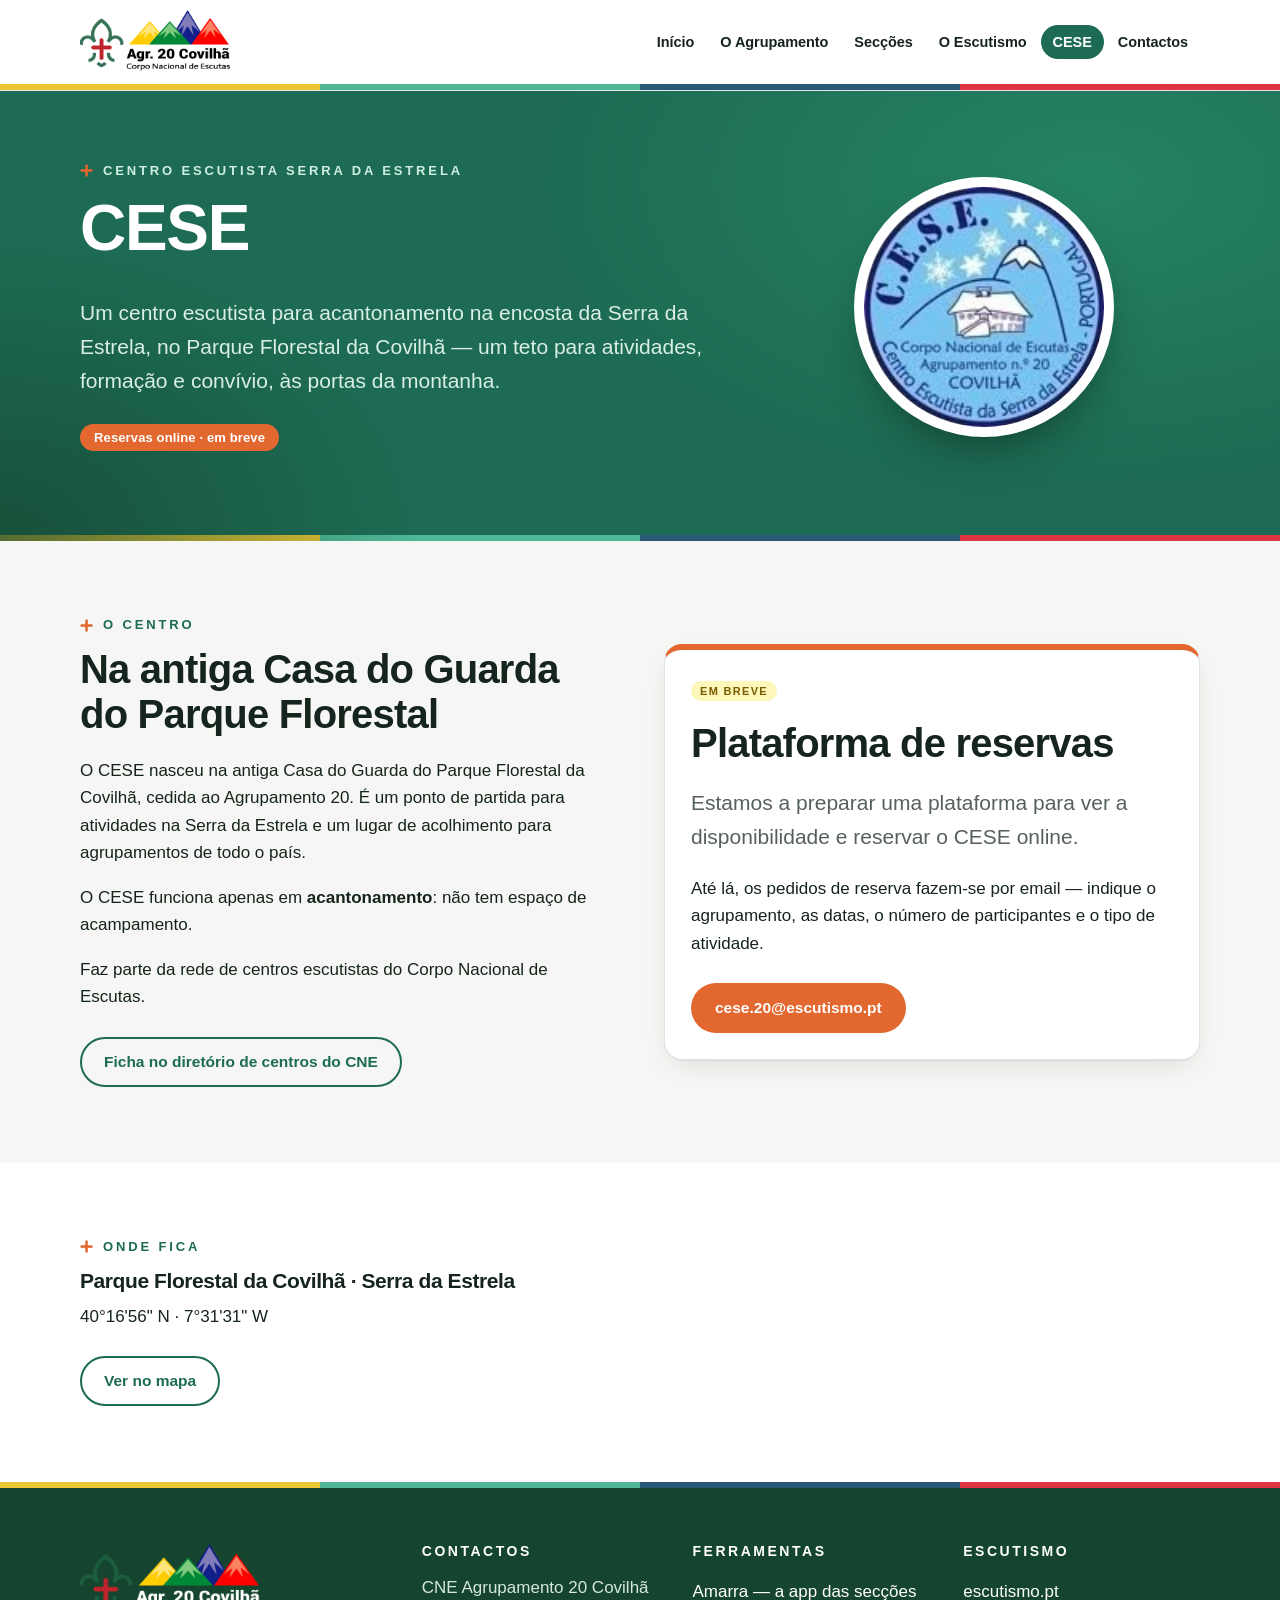
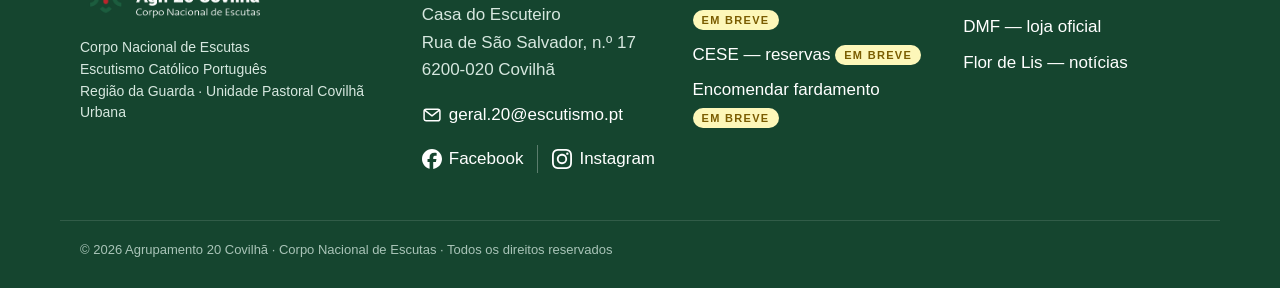
<file: cese.html>
<!doctype html>
<html lang="pt-PT"><head>
<meta charset="utf-8"><meta name="viewport" content="width=device-width,initial-scale=1">
<!-- SEGURANÇA (16-10-2026): só scripts do próprio site e as respostas das apps (Google);
     nada inline. O GitHub Pages não deixa pôr cabeçalhos, por isso vai como meta. -->
<meta http-equiv="Content-Security-Policy" content="default-src 'self'; script-src 'self' https://agr20covilha.github.io https://script.google.com https://script.googleusercontent.com; style-src 'self' 'unsafe-inline' https://fonts.googleapis.com; font-src https://fonts.gstatic.com; img-src 'self' data:; connect-src 'self'; frame-src 'none'; object-src 'none'; base-uri 'self'; form-action 'self' mailto:; upgrade-insecure-requests">
<meta name="referrer" content="strict-origin-when-cross-origin">
<title>CESE — Centro Escutista Serra da Estrela · Agrupamento 20 Covilhã</title>
<meta name="description" content="O Centro Escutista Serra da Estrela, no Parque Florestal da Covilhã, ligado ao Agrupamento 20. Reservas em breve.">
<meta name="theme-color" content="#1D6B54">
<meta property="og:title" content="CESE — Centro Escutista Serra da Estrela · Agrupamento 20 Covilhã"><meta property="og:description" content="O Centro Escutista Serra da Estrela, no Parque Florestal da Covilhã, ligado ao Agrupamento 20. Reservas em breve.">
<meta property="og:image" content="https://agr20covilha.github.io/img/partilha.png"><meta property="og:locale" content="pt_PT">
<link rel="icon" type="image/png" href="img/icone.png"><link rel="apple-touch-icon" href="img/icone-180.png">
<link rel="preconnect" href="https://fonts.googleapis.com"><link rel="preconnect" href="https://fonts.gstatic.com" crossorigin>
<link rel="stylesheet" href="https://fonts.googleapis.com/css2?family=Montserrat:wght@600;700;800&family=Nunito+Sans:wght@400;600;700;800&display=swap">
<link rel="stylesheet" href="estilo.css?v=fb05b04e">
</head><body class="p-cese" data-amarra="https://agr20covilha.github.io/amarra/" data-fardamento="https://agr20covilha.github.io/fardamento/">

<a class="saltar" href="#conteudo">Saltar para o conteúdo</a>
<header class="topo">
  <div class="topo-in">
    <a class="marca" href="index.html" aria-label="Agrupamento 20 Covilhã — início">
      <img src="img/logo-agrupamento.png" alt="Agrupamento 20 Covilhã · Corpo Nacional de Escutas" width="170" height="73">
    </a>
    <button class="menu-bt" aria-expanded="false" aria-controls="menu" aria-label="Abrir o menu">
      <span></span><span></span><span></span></button>
    <nav id="menu" aria-label="Principal"><ul>
      <li><a href="index.html">Início</a></li><li><a href="agrupamento.html">O Agrupamento</a></li><li><a href="seccoes.html">Secções</a></li><li><a href="escutismo.html">O Escutismo</a></li><li><a href="cese.html" aria-current="page">CESE</a></li><li><a href="contactos.html">Contactos</a></li>
    </ul></nav>
  </div>
  <div class="risca" aria-hidden="true"><i></i><i></i><i></i><i></i></div>
</header>
<main id="conteudo">

<section class="heroi">
  <div class="dentro">
    <div>
      <p class="kicker claro">Centro Escutista Serra da Estrela</p>
      <h1>CESE</h1>
      <p class="lead">Um centro escutista para acantonamento na encosta da Serra da Estrela, no Parque Florestal da Covilhã — um teto para atividades, formação e convívio, às portas da montanha.</p>
      <div class="bts"><span class="pilula">Reservas online · em breve</span></div>
    </div>
    <img class="emblema" src="img/cese.jpg" alt="Emblema do CESE — Centro Escutista da Serra da Estrela, Corpo Nacional de Escutas, Agrupamento n.º 20, Covilhã" width="150" height="150" style="width:min(260px,70%);border-radius:50%;padding:10px">
  </div>
  <div class="risca" aria-hidden="true"><i></i><i></i><i></i><i></i></div>
</section>

<section class="bloco">
  <div class="dentro duas">
    <div>
      <p class="kicker">O centro</p>
      <h2>Na antiga Casa do Guarda do Parque Florestal</h2>
      <p>O CESE nasceu na antiga Casa do Guarda do Parque Florestal da Covilhã, cedida ao Agrupamento 20. É um ponto de partida para atividades na Serra da Estrela e um lugar de acolhimento para agrupamentos de todo o país.</p>
      <p>O CESE funciona apenas em <b>acantonamento</b>: não tem espaço de acampamento.</p>
      <p>Faz parte da rede de centros escutistas do Corpo Nacional de Escutas.</p>
      <div class="bts"><a class="bt bt-contorno" href="https://centros.escutismo.pt/centro-escutista-da-serra-da-estrela/" rel="noopener" target="_blank">Ficha no diretório de centros do CNE</a></div>
    </div>
    <div class="cartao" style="border-top:6px solid var(--laranja)">
      <p><span class="breve">em breve</span></p>
      <h2>Plataforma de reservas</h2>
      <p class="lead">Estamos a preparar uma plataforma para ver a disponibilidade e reservar o CESE online.</p>
      <p>Até lá, os pedidos de reserva fazem-se por email — indique o agrupamento, as datas, o número de participantes e o tipo de atividade.</p>
      <div class="bts"><a class="bt bt-laranja" href="mailto:cese.20@escutismo.pt?subject=Pedido%20de%20reserva%20do%20CESE">cese.20@escutismo.pt</a></div>
    </div>
  </div>
</section>

<section class="bloco branco">
  <div class="dentro">
    <p class="kicker">Onde fica</p>
    <h3>Parque Florestal da Covilhã · Serra da Estrela</h3>
    <p>40°16'56" N · 7°31'31" W</p>
    <div class="bts"><a class="bt bt-contorno" href="https://www.google.com/maps?q=40.282308,-7.525236" rel="noopener" target="_blank">Ver no mapa</a></div>
  </div>
</section>

</main>
<footer class="rodape">
  <div class="risca" aria-hidden="true"><i></i><i></i><i></i><i></i></div>
  <div class="rodape-in">
    <div class="rp-marca">
      <img src="img/logo-agrupamento-branco.png" alt="Agrupamento 20 Covilhã" width="190" height="82">
      <p>Corpo Nacional de Escutas<br>Escutismo Católico Português<br>Região da Guarda · Unidade Pastoral Covilhã Urbana</p>
    </div>
    <div>
      <h2>Contactos</h2>
      <p>CNE Agrupamento 20 Covilhã<br>Casa do Escuteiro<br>Rua de São Salvador, n.º 17<br>6200-020 Covilhã</p>
      <p class="redes"><a href="mailto:geral.20@escutismo.pt"><svg viewBox="0 0 24 24" width="22" height="22" fill="none" stroke="currentColor" stroke-width="1.8" stroke-linecap="round" stroke-linejoin="round" aria-hidden="true"><rect x="2.5" y="5" width="19" height="14" rx="2.5"/><path d="M3.5 6.5 12 13l8.5-6.5"/></svg>geral.20@escutismo.pt</a></p>
      <p class="redes">
        <a href="https://www.facebook.com/20Covilha/" rel="noopener" target="_blank"><svg viewBox="0 0 24 24" width="22" height="22" fill="currentColor" aria-hidden="true"><path d="M9.101 23.691v-7.98H6.627v-3.667h2.474v-1.58c0-4.085 1.848-5.978 5.858-5.978.401 0 .955.042 1.468.103a8.68 8.68 0 0 1 1.141.195v3.325a8.623 8.623 0 0 0-.653-.036 26.805 26.805 0 0 0-.733-.009c-.707 0-1.259.096-1.675.309a1.686 1.686 0 0 0-.679.622c-.258.42-.374.995-.374 1.752v1.297h3.919l-.386 2.103-.287 1.564h-3.246v8.245C19.396 23.238 24 18.179 24 12.044c0-6.627-5.373-12-12-12s-12 5.373-12 12c0 5.628 3.874 10.35 9.101 11.647Z"/></svg>Facebook</a>
        <a href="https://www.instagram.com/cne20covilha/" rel="noopener" target="_blank"><svg viewBox="0 0 24 24" width="22" height="22" fill="currentColor" aria-hidden="true"><path d="M7.0301.084c-1.2768.0602-2.1487.264-2.911.5634-.7888.3075-1.4575.72-2.1228 1.3877-.6652.6677-1.075 1.3368-1.3802 2.127-.2954.7638-.4956 1.6365-.552 2.914-.0564 1.2775-.0689 1.6882-.0626 4.947.0062 3.2586.0206 3.6671.0825 4.9473.061 1.2765.264 2.1482.5635 2.9107.308.7889.72 1.4573 1.388 2.1228.6679.6655 1.3365 1.0743 2.1285 1.38.7632.295 1.6361.4961 2.9134.552 1.2773.056 1.6884.069 4.9462.0627 3.2578-.0062 3.668-.0207 4.9478-.0814 1.28-.0607 2.147-.2652 2.9098-.5633.7889-.3086 1.4578-.72 2.1228-1.3881.665-.6682 1.0745-1.3378 1.3795-2.1284.2957-.7632.4966-1.636.552-2.9124.056-1.2809.0692-1.6898.063-4.948-.0063-3.2583-.021-3.6668-.0817-4.9465-.0607-1.2797-.264-2.1487-.5633-2.9117-.3084-.7889-.72-1.4568-1.3876-2.1228C21.2982 1.33 20.628.9208 19.8378.6165 19.074.321 18.2017.1197 16.9244.0645 15.6471.0093 15.236-.005 11.977.0014 8.718.0076 8.31.0215 7.0301.0839m.1402 21.6932c-1.17-.0509-1.8053-.2453-2.2287-.408-.5606-.216-.96-.4771-1.3819-.895-.422-.4178-.6811-.8186-.9-1.378-.1644-.4234-.3624-1.058-.4171-2.228-.0595-1.2645-.072-1.6442-.079-4.848-.007-3.2037.0053-3.583.0607-4.848.05-1.169.2456-1.805.408-2.2282.216-.5613.4762-.96.895-1.3816.4188-.4217.8184-.6814 1.3783-.9003.423-.1651 1.0575-.3614 2.227-.4171 1.2655-.06 1.6447-.072 4.848-.079 3.2033-.007 3.5835.005 4.8495.0608 1.169.0508 1.8053.2445 2.228.408.5608.216.96.4754 1.3816.895.4217.4194.6816.8176.9005 1.3787.1653.4217.3617 1.056.4169 2.2263.0602 1.2655.0739 1.645.0796 4.848.0058 3.203-.0055 3.5834-.061 4.848-.051 1.17-.245 1.8055-.408 2.2294-.216.5604-.4763.96-.8954 1.3814-.419.4215-.8181.6811-1.3783.9-.4224.1649-1.0577.3617-2.2262.4174-1.2656.0595-1.6448.072-4.8493.079-3.2045.007-3.5825-.006-4.848-.0608M16.953 5.5864A1.44 1.44 0 1 0 18.39 4.144a1.44 1.44 0 0 0-1.437 1.4424M5.8385 12.012c.0067 3.4032 2.7706 6.1557 6.173 6.1493 3.4026-.0065 6.157-2.7701 6.1506-6.1733-.0065-3.4032-2.771-6.1565-6.174-6.1498-3.403.0067-6.156 2.771-6.1496 6.1738M8 12.0077a4 4 0 1 1 4.008 3.9921A3.9996 3.9996 0 0 1 8 12.0077"/></svg>Instagram</a></p>
    </div>
    <div>
      <h2>Ferramentas</h2>
      <ul><li><a href="https://agr20covilha.github.io/amarra/">Amarra — a app das secções <span class="breve" data-amarra-breve>em breve</span></a></li>
        <li><a href="cese.html">CESE — reservas <span class="breve">em breve</span></a></li>
        <li><a href="https://agr20covilha.github.io/fardamento/">Encomendar fardamento <span class="breve" data-fardamento-estado>em breve</span></a></li></ul>
    </div>
    <div>
      <h2>Escutismo</h2>
      <ul><li><a href="https://escutismo.pt/" rel="noopener" target="_blank">escutismo.pt</a></li>
        <li><a href="https://dmf.escutismo.pt/" rel="noopener" target="_blank">DMF — loja oficial</a></li>
        <li><a href="https://flordelis.escutismo.pt/" rel="noopener" target="_blank">Flor de Lis — notícias</a></li></ul>
    </div>
  </div>
  <p class="copy">© 2026 Agrupamento 20 Covilhã · Corpo Nacional de Escutas · Todos os direitos reservados</p>
</footer>
<script src="app.js" defer></script>
</body></html>
</file>
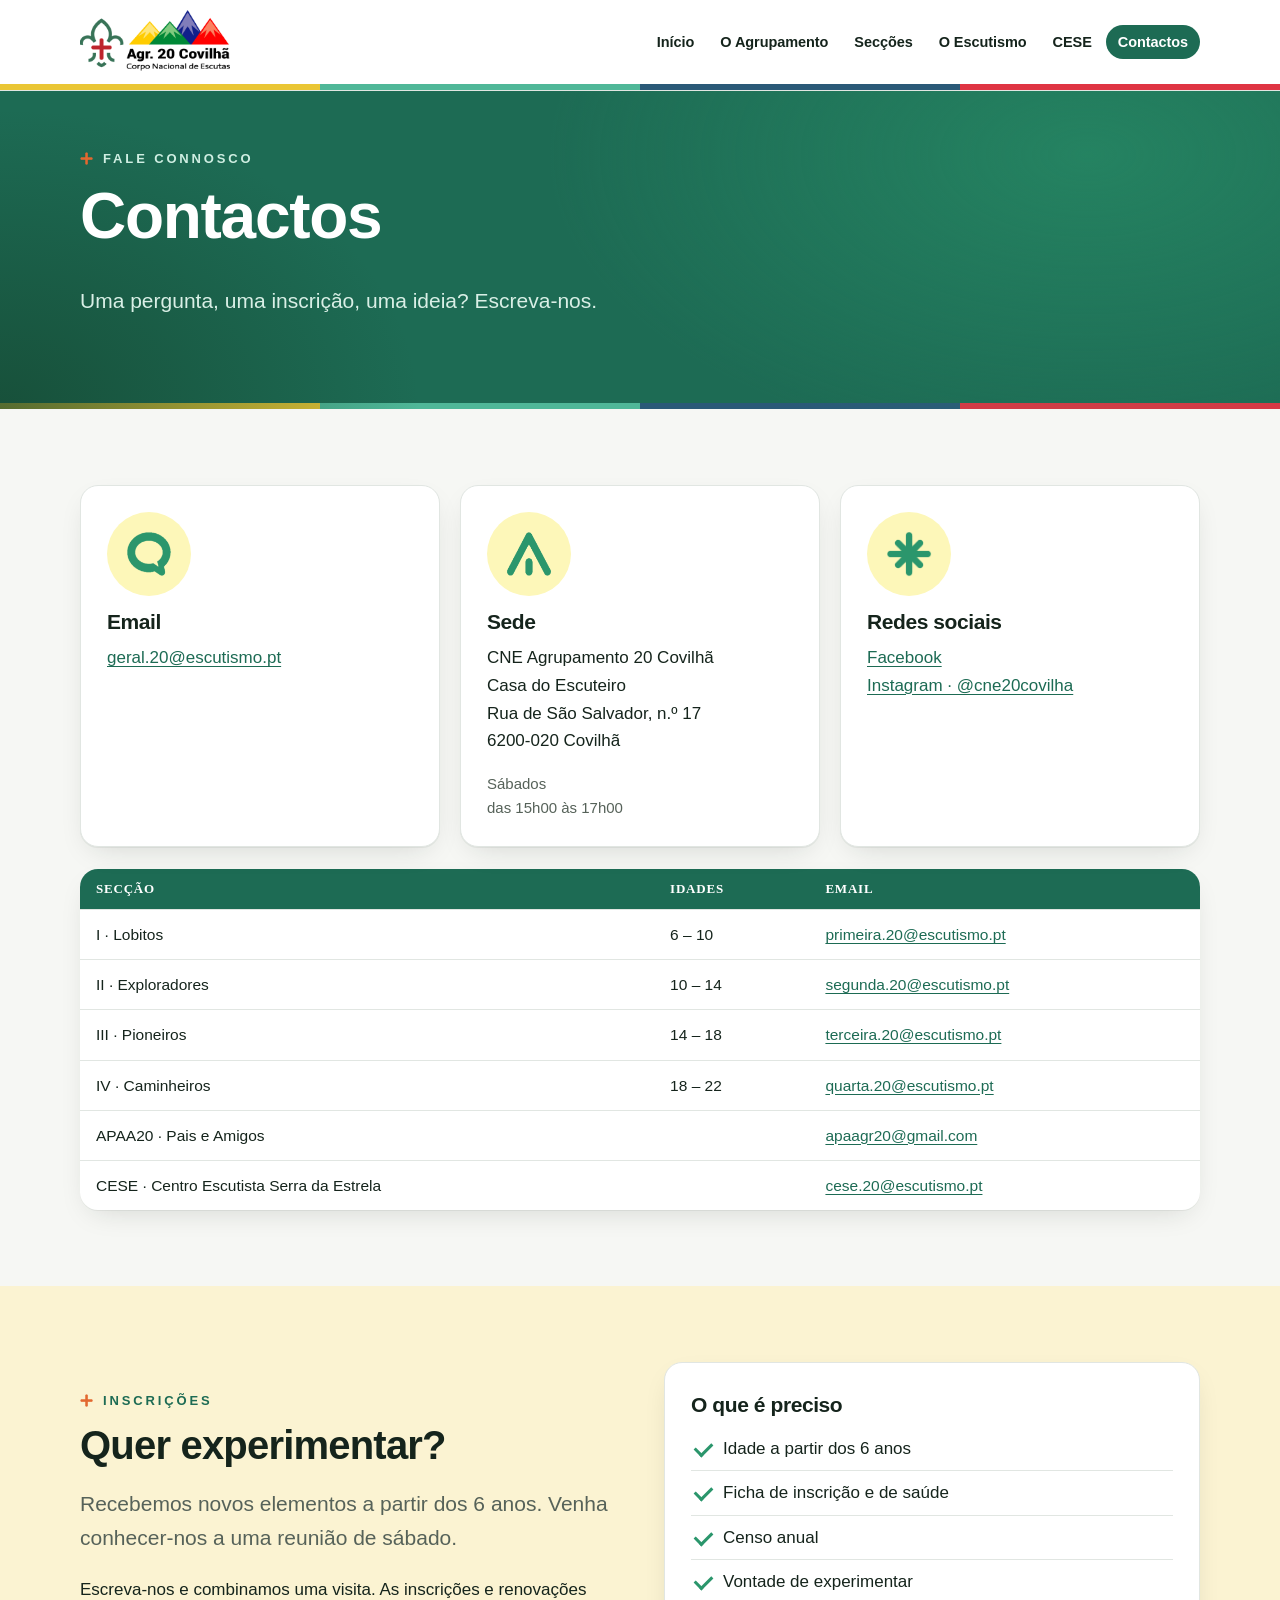
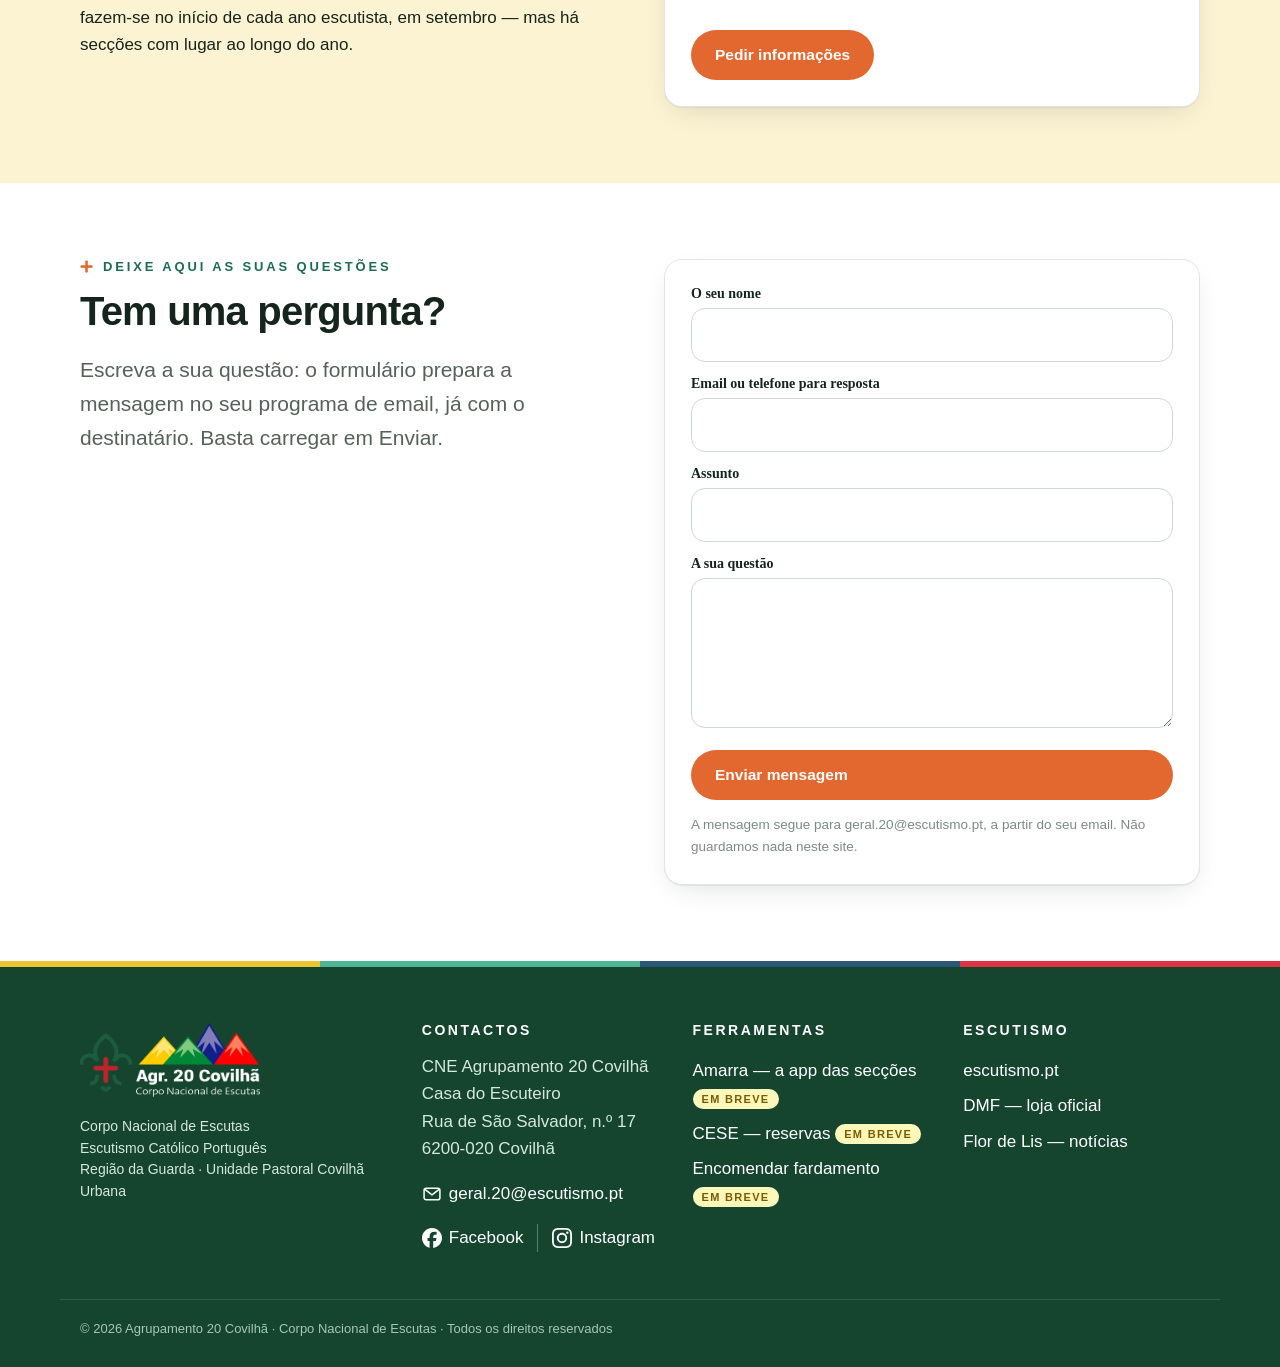
<file: contactos.html>
<!doctype html>
<html lang="pt-PT"><head>
<meta charset="utf-8"><meta name="viewport" content="width=device-width,initial-scale=1">
<!-- SEGURANÇA (16-10-2026): só scripts do próprio site e as respostas das apps (Google);
     nada inline. O GitHub Pages não deixa pôr cabeçalhos, por isso vai como meta. -->
<meta http-equiv="Content-Security-Policy" content="default-src 'self'; script-src 'self' https://agr20covilha.github.io https://script.google.com https://script.googleusercontent.com; style-src 'self' 'unsafe-inline' https://fonts.googleapis.com; font-src https://fonts.gstatic.com; img-src 'self' data:; connect-src 'self'; frame-src 'none'; object-src 'none'; base-uri 'self'; form-action 'self' mailto:; upgrade-insecure-requests">
<meta name="referrer" content="strict-origin-when-cross-origin">
<title>Contactos · Agrupamento 20 Covilhã</title>
<meta name="description" content="Contactos do Agrupamento 20 Covilhã: email, sede, redes sociais, inscrições e um formulário para deixar as suas questões.">
<meta name="theme-color" content="#1D6B54">
<meta property="og:title" content="Contactos · Agrupamento 20 Covilhã"><meta property="og:description" content="Contactos do Agrupamento 20 Covilhã: email, sede, redes sociais, inscrições e um formulário para deixar as suas questões.">
<meta property="og:image" content="https://agr20covilha.github.io/img/partilha.png"><meta property="og:locale" content="pt_PT">
<link rel="icon" type="image/png" href="img/icone.png"><link rel="apple-touch-icon" href="img/icone-180.png">
<link rel="preconnect" href="https://fonts.googleapis.com"><link rel="preconnect" href="https://fonts.gstatic.com" crossorigin>
<link rel="stylesheet" href="https://fonts.googleapis.com/css2?family=Montserrat:wght@600;700;800&family=Nunito+Sans:wght@400;600;700;800&display=swap">
<link rel="stylesheet" href="estilo.css?v=fb05b04e">
</head><body class="p-contactos" data-amarra="https://agr20covilha.github.io/amarra/" data-fardamento="https://agr20covilha.github.io/fardamento/">

<a class="saltar" href="#conteudo">Saltar para o conteúdo</a>
<header class="topo">
  <div class="topo-in">
    <a class="marca" href="index.html" aria-label="Agrupamento 20 Covilhã — início">
      <img src="img/logo-agrupamento.png" alt="Agrupamento 20 Covilhã · Corpo Nacional de Escutas" width="170" height="73">
    </a>
    <button class="menu-bt" aria-expanded="false" aria-controls="menu" aria-label="Abrir o menu">
      <span></span><span></span><span></span></button>
    <nav id="menu" aria-label="Principal"><ul>
      <li><a href="index.html">Início</a></li><li><a href="agrupamento.html">O Agrupamento</a></li><li><a href="seccoes.html">Secções</a></li><li><a href="escutismo.html">O Escutismo</a></li><li><a href="cese.html">CESE</a></li><li><a href="contactos.html" aria-current="page">Contactos</a></li>
    </ul></nav>
  </div>
  <div class="risca" aria-hidden="true"><i></i><i></i><i></i><i></i></div>
</header>
<main id="conteudo">

<section class="heroi heroi-sub">
  <div class="dentro">
    <p class="kicker claro">Fale connosco</p>
    <h1>Contactos</h1>
    <p class="lead">Uma pergunta, uma inscrição, uma ideia? Escreva-nos.</p>
  </div>
  <div class="risca" aria-hidden="true"><i></i><i></i><i></i><i></i></div>
</section>

<section class="bloco">
  <div class="dentro grade g3">
    <div class="cartao"><div class="circ"><img src="img/icones/fala-verde.png" alt=""></div><h3>Email</h3><p><a href="mailto:geral.20@escutismo.pt">geral.20@escutismo.pt</a></p></div>
    <div class="cartao"><div class="circ"><img src="img/icones/tenda-verde.png" alt=""></div><h3>Sede</h3><p>CNE Agrupamento 20 Covilhã<br>Casa do Escuteiro<br>Rua de São Salvador, n.º 17<br>6200-020 Covilhã</p><p style="font-size:15px;color:var(--suave)">Sábados<br>das 15h00 às 17h00</p></div>
    <div class="cartao"><div class="circ"><img src="img/icones/estrela-verde.png" alt=""></div><h3>Redes sociais</h3><p><a href="https://www.facebook.com/20Covilha/" rel="noopener" target="_blank">Facebook</a><br><a href="https://www.instagram.com/cne20covilha/" rel="noopener" target="_blank">Instagram · @cne20covilha</a></p></div>
  </div>
  <div class="dentro" style="margin-top:22px">
    <table class="t t-contactos"><thead><tr><th>Secção</th><th>Idades</th><th>Email</th></tr></thead><tbody>
      <tr><td>I · Lobitos</td><td>6 – 10</td><td><a href="mailto:primeira.20@escutismo.pt">primeira.20@escutismo.pt</a></td></tr>
      <tr><td>II · Exploradores</td><td>10 – 14</td><td><a href="mailto:segunda.20@escutismo.pt">segunda.20@escutismo.pt</a></td></tr>
      <tr><td>III · Pioneiros</td><td>14 – 18</td><td><a href="mailto:terceira.20@escutismo.pt">terceira.20@escutismo.pt</a></td></tr>
      <tr><td>IV · Caminheiros</td><td>18 – 22</td><td><a href="mailto:quarta.20@escutismo.pt">quarta.20@escutismo.pt</a></td></tr>
      <tr><td>APAA20 · Pais e Amigos</td><td></td><td><a href="mailto:apaagr20@gmail.com">apaagr20@gmail.com</a></td></tr>
      <tr><td>CESE · Centro Escutista Serra da Estrela</td><td></td><td><a href="mailto:cese.20@escutismo.pt">cese.20@escutismo.pt</a></td></tr>
    </tbody></table>
  </div>
</section>

<section class="bloco creme" id="inscricoes">
  <div class="dentro duas">
    <div>
      <p class="kicker">Inscrições</p>
      <h2>Quer experimentar?</h2>
      <p class="lead">Recebemos novos elementos a partir dos 6 anos. Venha conhecer-nos a uma reunião de sábado.</p>
      <p>Escreva-nos e combinamos uma visita. As inscrições e renovações fazem-se no início de cada ano escutista, em setembro — mas há secções com lugar ao longo do ano.</p>
    </div>
    <div class="cartao">
      <h3>O que é preciso</h3>
      <ul class="lista-check"><li>Idade a partir dos 6 anos</li><li>Ficha de inscrição e de saúde</li><li>Censo anual</li><li>Vontade de experimentar</li></ul>
      <div class="bts"><a class="bt bt-laranja" href="mailto:geral.20@escutismo.pt?subject=Inscri%C3%A7%C3%A3o">Pedir informações</a></div>
    </div>
  </div>
</section>

<section class="bloco branco" id="questoes">
  <div class="dentro duas" style="align-items:start">
    <div>
      <p class="kicker">Deixe aqui as suas questões</p>
      <h2>Tem uma pergunta?</h2>
      <p class="lead">Escreva a sua questão: o formulário prepara a mensagem no seu programa de email, já com o destinatário. Basta carregar em Enviar.</p>
    </div>

    <form class="f cartao" id="questoes-f">
      <div><label for="q-nome">O seu nome</label><input id="q-nome" name="nome" required autocomplete="name"></div>
      <div><label for="q-contacto">Email ou telefone para resposta</label><input id="q-contacto" name="contacto" autocomplete="email"></div>
      <div><label for="q-assunto">Assunto</label><input id="q-assunto" name="assunto" required></div>
      <div><label for="q-msg">A sua questão</label><textarea id="q-msg" name="mensagem" required></textarea></div>
      <button class="bt bt-laranja" type="submit">Enviar mensagem</button>
      <p class="nota" id="questoes-ok" hidden>Abrimos o seu programa de email com a mensagem pronta para geral.20@escutismo.pt. Se não abriu, escreva diretamente para <a href="mailto:geral.20@escutismo.pt">geral.20@escutismo.pt</a>.</p>
      <p class="nota">A mensagem segue para geral.20@escutismo.pt, a partir do seu email. Não guardamos nada neste site.</p>
    </form>

  </div>
</section>

</main>
<footer class="rodape">
  <div class="risca" aria-hidden="true"><i></i><i></i><i></i><i></i></div>
  <div class="rodape-in">
    <div class="rp-marca">
      <img src="img/logo-agrupamento-branco.png" alt="Agrupamento 20 Covilhã" width="190" height="82">
      <p>Corpo Nacional de Escutas<br>Escutismo Católico Português<br>Região da Guarda · Unidade Pastoral Covilhã Urbana</p>
    </div>
    <div>
      <h2>Contactos</h2>
      <p>CNE Agrupamento 20 Covilhã<br>Casa do Escuteiro<br>Rua de São Salvador, n.º 17<br>6200-020 Covilhã</p>
      <p class="redes"><a href="mailto:geral.20@escutismo.pt"><svg viewBox="0 0 24 24" width="22" height="22" fill="none" stroke="currentColor" stroke-width="1.8" stroke-linecap="round" stroke-linejoin="round" aria-hidden="true"><rect x="2.5" y="5" width="19" height="14" rx="2.5"/><path d="M3.5 6.5 12 13l8.5-6.5"/></svg>geral.20@escutismo.pt</a></p>
      <p class="redes">
        <a href="https://www.facebook.com/20Covilha/" rel="noopener" target="_blank"><svg viewBox="0 0 24 24" width="22" height="22" fill="currentColor" aria-hidden="true"><path d="M9.101 23.691v-7.98H6.627v-3.667h2.474v-1.58c0-4.085 1.848-5.978 5.858-5.978.401 0 .955.042 1.468.103a8.68 8.68 0 0 1 1.141.195v3.325a8.623 8.623 0 0 0-.653-.036 26.805 26.805 0 0 0-.733-.009c-.707 0-1.259.096-1.675.309a1.686 1.686 0 0 0-.679.622c-.258.42-.374.995-.374 1.752v1.297h3.919l-.386 2.103-.287 1.564h-3.246v8.245C19.396 23.238 24 18.179 24 12.044c0-6.627-5.373-12-12-12s-12 5.373-12 12c0 5.628 3.874 10.35 9.101 11.647Z"/></svg>Facebook</a>
        <a href="https://www.instagram.com/cne20covilha/" rel="noopener" target="_blank"><svg viewBox="0 0 24 24" width="22" height="22" fill="currentColor" aria-hidden="true"><path d="M7.0301.084c-1.2768.0602-2.1487.264-2.911.5634-.7888.3075-1.4575.72-2.1228 1.3877-.6652.6677-1.075 1.3368-1.3802 2.127-.2954.7638-.4956 1.6365-.552 2.914-.0564 1.2775-.0689 1.6882-.0626 4.947.0062 3.2586.0206 3.6671.0825 4.9473.061 1.2765.264 2.1482.5635 2.9107.308.7889.72 1.4573 1.388 2.1228.6679.6655 1.3365 1.0743 2.1285 1.38.7632.295 1.6361.4961 2.9134.552 1.2773.056 1.6884.069 4.9462.0627 3.2578-.0062 3.668-.0207 4.9478-.0814 1.28-.0607 2.147-.2652 2.9098-.5633.7889-.3086 1.4578-.72 2.1228-1.3881.665-.6682 1.0745-1.3378 1.3795-2.1284.2957-.7632.4966-1.636.552-2.9124.056-1.2809.0692-1.6898.063-4.948-.0063-3.2583-.021-3.6668-.0817-4.9465-.0607-1.2797-.264-2.1487-.5633-2.9117-.3084-.7889-.72-1.4568-1.3876-2.1228C21.2982 1.33 20.628.9208 19.8378.6165 19.074.321 18.2017.1197 16.9244.0645 15.6471.0093 15.236-.005 11.977.0014 8.718.0076 8.31.0215 7.0301.0839m.1402 21.6932c-1.17-.0509-1.8053-.2453-2.2287-.408-.5606-.216-.96-.4771-1.3819-.895-.422-.4178-.6811-.8186-.9-1.378-.1644-.4234-.3624-1.058-.4171-2.228-.0595-1.2645-.072-1.6442-.079-4.848-.007-3.2037.0053-3.583.0607-4.848.05-1.169.2456-1.805.408-2.2282.216-.5613.4762-.96.895-1.3816.4188-.4217.8184-.6814 1.3783-.9003.423-.1651 1.0575-.3614 2.227-.4171 1.2655-.06 1.6447-.072 4.848-.079 3.2033-.007 3.5835.005 4.8495.0608 1.169.0508 1.8053.2445 2.228.408.5608.216.96.4754 1.3816.895.4217.4194.6816.8176.9005 1.3787.1653.4217.3617 1.056.4169 2.2263.0602 1.2655.0739 1.645.0796 4.848.0058 3.203-.0055 3.5834-.061 4.848-.051 1.17-.245 1.8055-.408 2.2294-.216.5604-.4763.96-.8954 1.3814-.419.4215-.8181.6811-1.3783.9-.4224.1649-1.0577.3617-2.2262.4174-1.2656.0595-1.6448.072-4.8493.079-3.2045.007-3.5825-.006-4.848-.0608M16.953 5.5864A1.44 1.44 0 1 0 18.39 4.144a1.44 1.44 0 0 0-1.437 1.4424M5.8385 12.012c.0067 3.4032 2.7706 6.1557 6.173 6.1493 3.4026-.0065 6.157-2.7701 6.1506-6.1733-.0065-3.4032-2.771-6.1565-6.174-6.1498-3.403.0067-6.156 2.771-6.1496 6.1738M8 12.0077a4 4 0 1 1 4.008 3.9921A3.9996 3.9996 0 0 1 8 12.0077"/></svg>Instagram</a></p>
    </div>
    <div>
      <h2>Ferramentas</h2>
      <ul><li><a href="https://agr20covilha.github.io/amarra/">Amarra — a app das secções <span class="breve" data-amarra-breve>em breve</span></a></li>
        <li><a href="cese.html">CESE — reservas <span class="breve">em breve</span></a></li>
        <li><a href="https://agr20covilha.github.io/fardamento/">Encomendar fardamento <span class="breve" data-fardamento-estado>em breve</span></a></li></ul>
    </div>
    <div>
      <h2>Escutismo</h2>
      <ul><li><a href="https://escutismo.pt/" rel="noopener" target="_blank">escutismo.pt</a></li>
        <li><a href="https://dmf.escutismo.pt/" rel="noopener" target="_blank">DMF — loja oficial</a></li>
        <li><a href="https://flordelis.escutismo.pt/" rel="noopener" target="_blank">Flor de Lis — notícias</a></li></ul>
    </div>
  </div>
  <p class="copy">© 2026 Agrupamento 20 Covilhã · Corpo Nacional de Escutas · Todos os direitos reservados</p>
</footer>
<script src="app.js" defer></script>
</body></html>
</file>
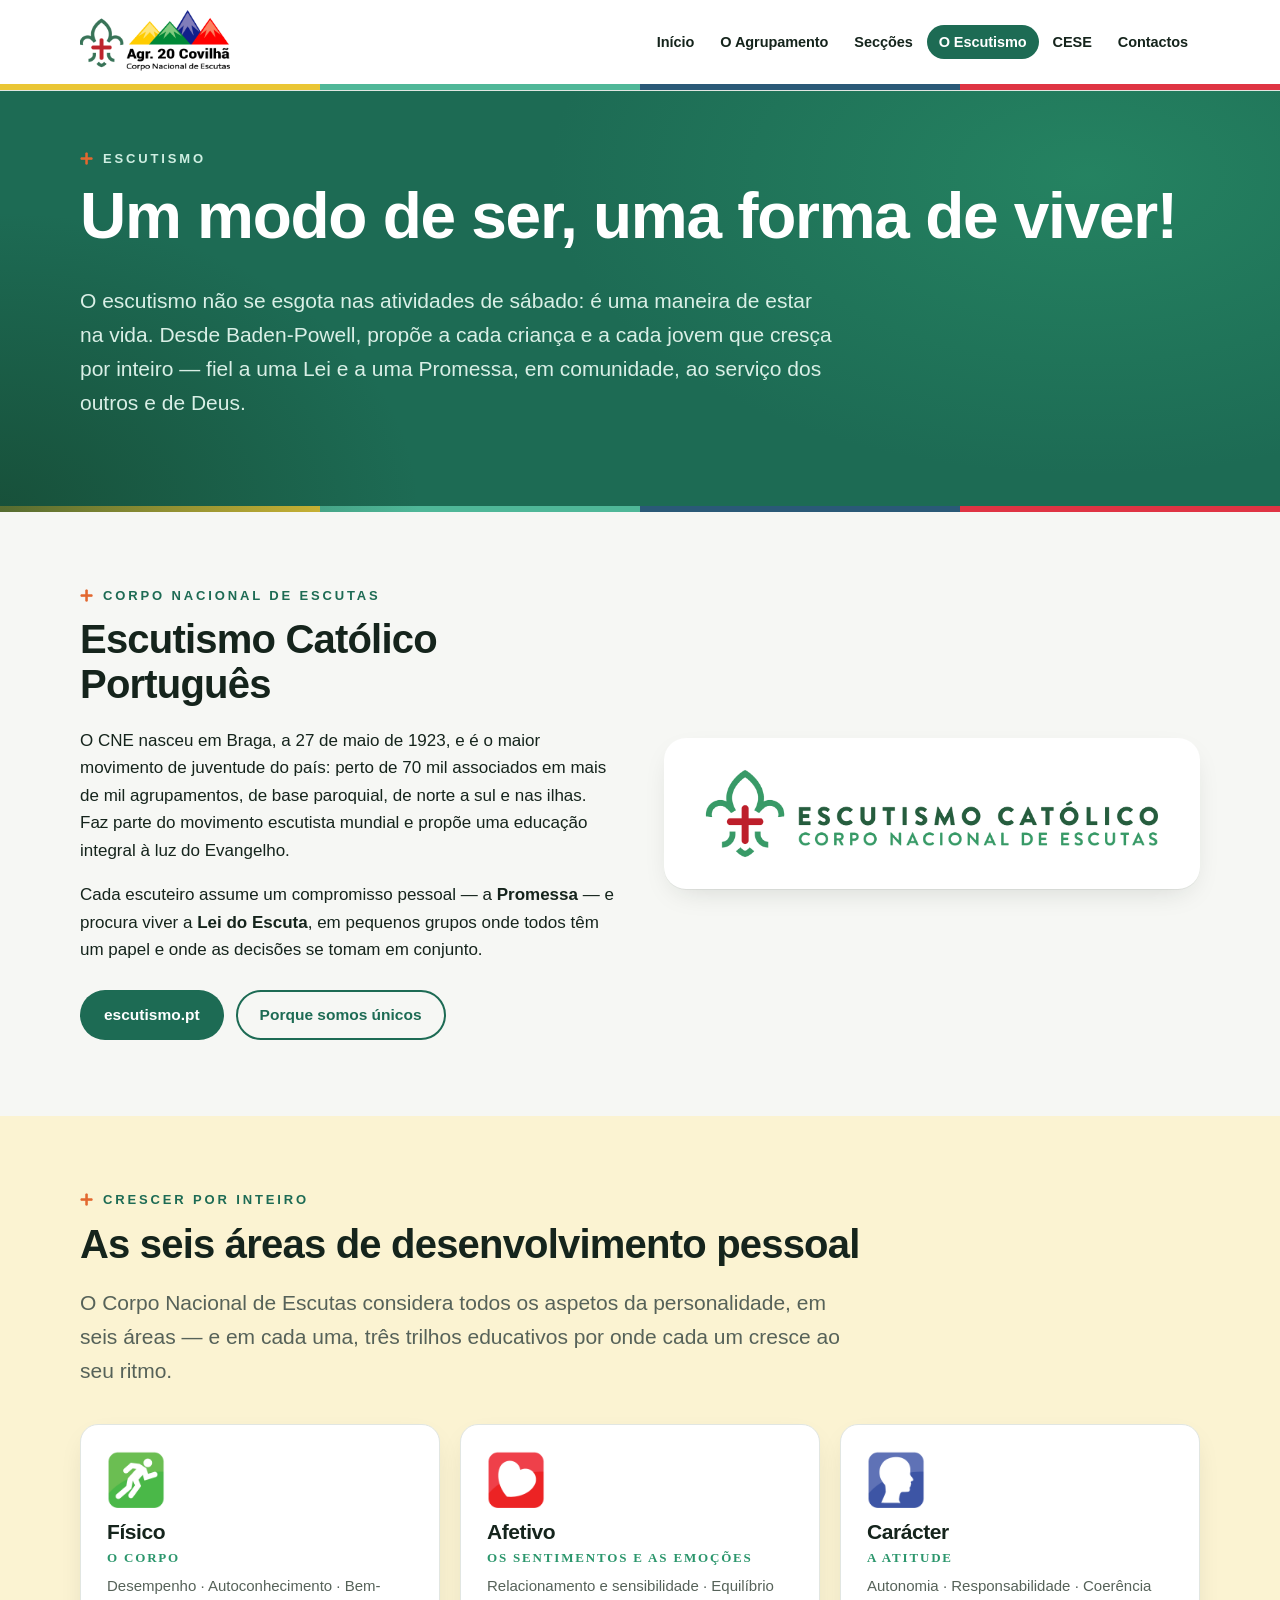
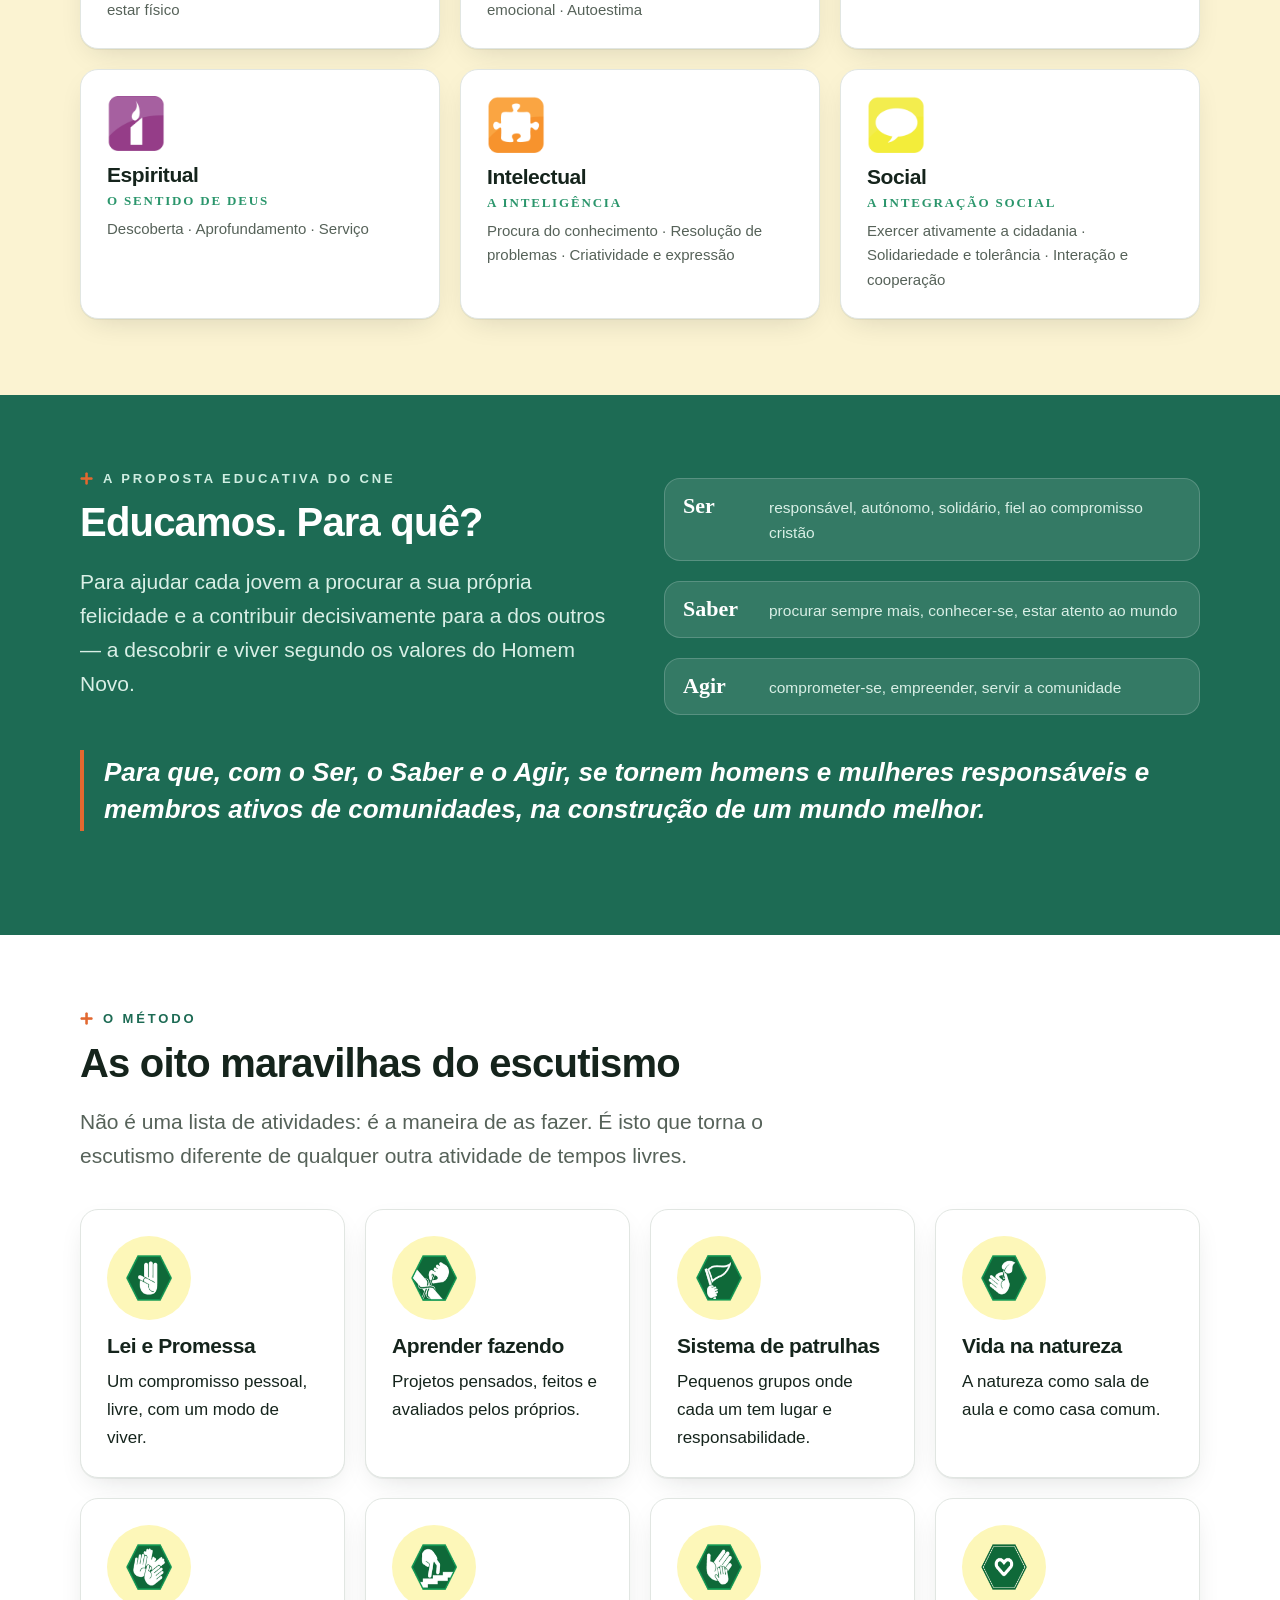
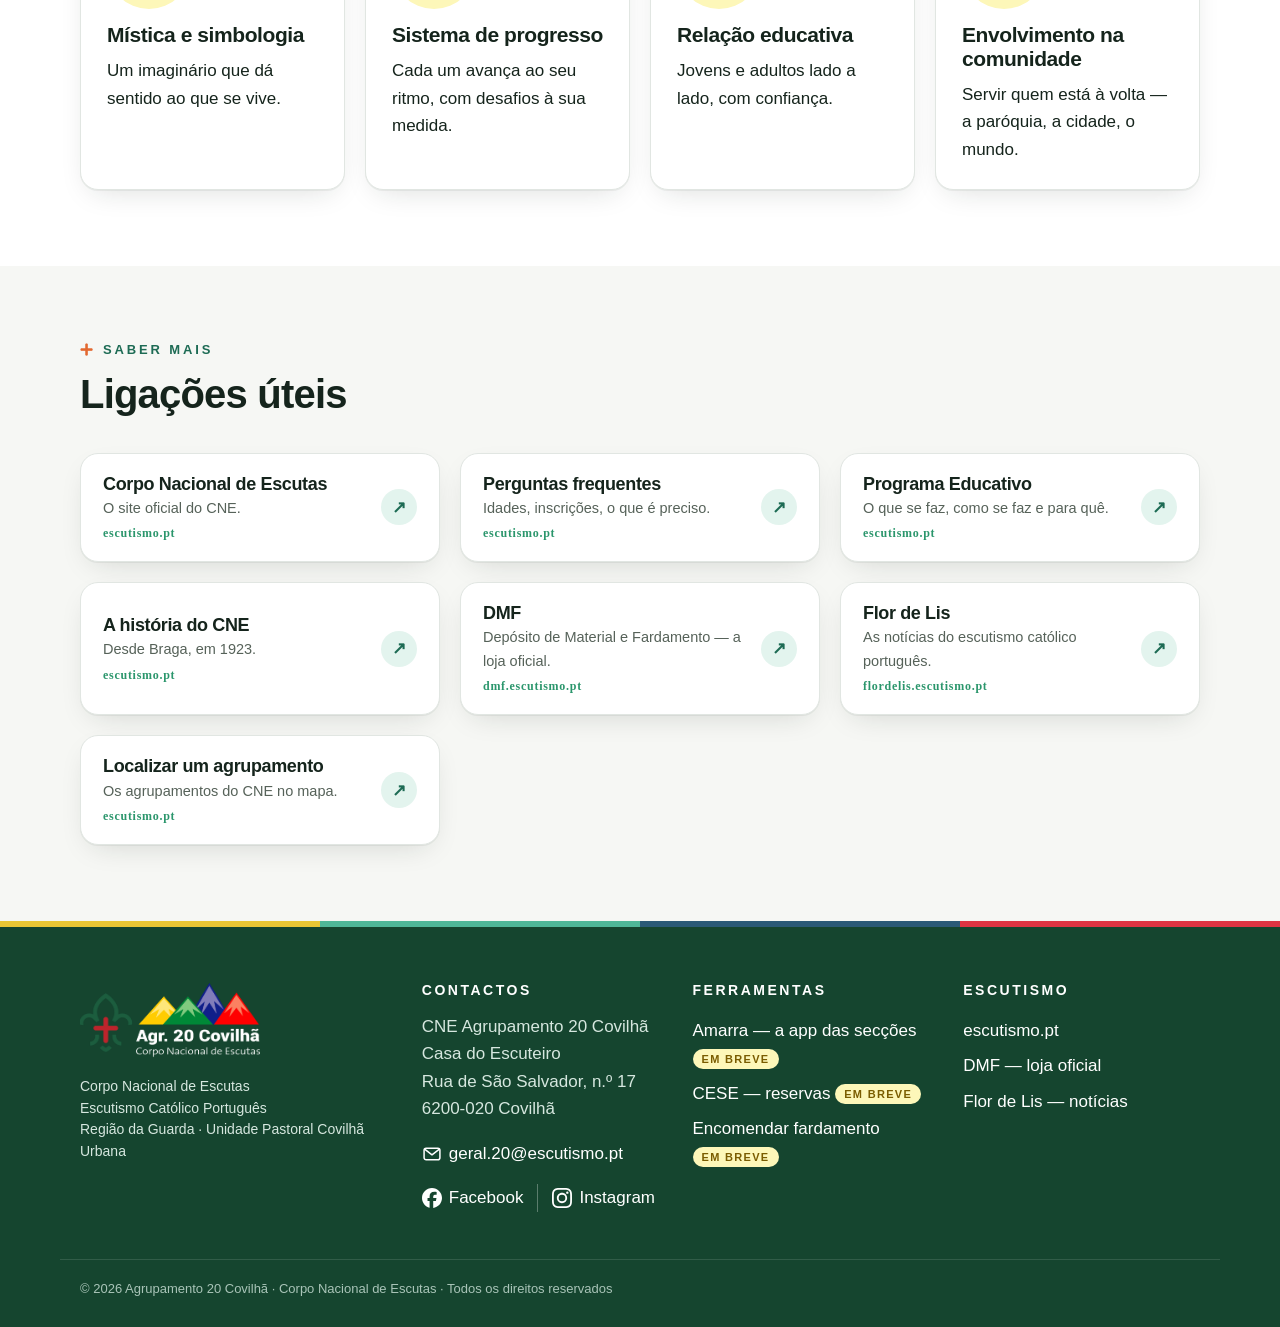
<file: escutismo.html>
<!doctype html>
<html lang="pt-PT"><head>
<meta charset="utf-8"><meta name="viewport" content="width=device-width,initial-scale=1">
<!-- SEGURANÇA (16-10-2026): só scripts do próprio site e as respostas das apps (Google);
     nada inline. O GitHub Pages não deixa pôr cabeçalhos, por isso vai como meta. -->
<meta http-equiv="Content-Security-Policy" content="default-src 'self'; script-src 'self' https://agr20covilha.github.io https://script.google.com https://script.googleusercontent.com; style-src 'self' 'unsafe-inline' https://fonts.googleapis.com; font-src https://fonts.gstatic.com; img-src 'self' data:; connect-src 'self'; frame-src 'none'; object-src 'none'; base-uri 'self'; form-action 'self' mailto:; upgrade-insecure-requests">
<meta name="referrer" content="strict-origin-when-cross-origin">
<title>O Escutismo · Agrupamento 20 Covilhã</title>
<meta name="description" content="O que é o escutismo e o Corpo Nacional de Escutas: o método, as oito maravilhas e onde saber mais.">
<meta name="theme-color" content="#1D6B54">
<meta property="og:title" content="O Escutismo · Agrupamento 20 Covilhã"><meta property="og:description" content="O que é o escutismo e o Corpo Nacional de Escutas: o método, as oito maravilhas e onde saber mais.">
<meta property="og:image" content="https://agr20covilha.github.io/img/partilha.png"><meta property="og:locale" content="pt_PT">
<link rel="icon" type="image/png" href="img/icone.png"><link rel="apple-touch-icon" href="img/icone-180.png">
<link rel="preconnect" href="https://fonts.googleapis.com"><link rel="preconnect" href="https://fonts.gstatic.com" crossorigin>
<link rel="stylesheet" href="https://fonts.googleapis.com/css2?family=Montserrat:wght@600;700;800&family=Nunito+Sans:wght@400;600;700;800&display=swap">
<link rel="stylesheet" href="estilo.css?v=fb05b04e">
</head><body class="p-escutismo" data-amarra="https://agr20covilha.github.io/amarra/" data-fardamento="https://agr20covilha.github.io/fardamento/">

<a class="saltar" href="#conteudo">Saltar para o conteúdo</a>
<header class="topo">
  <div class="topo-in">
    <a class="marca" href="index.html" aria-label="Agrupamento 20 Covilhã — início">
      <img src="img/logo-agrupamento.png" alt="Agrupamento 20 Covilhã · Corpo Nacional de Escutas" width="170" height="73">
    </a>
    <button class="menu-bt" aria-expanded="false" aria-controls="menu" aria-label="Abrir o menu">
      <span></span><span></span><span></span></button>
    <nav id="menu" aria-label="Principal"><ul>
      <li><a href="index.html">Início</a></li><li><a href="agrupamento.html">O Agrupamento</a></li><li><a href="seccoes.html">Secções</a></li><li><a href="escutismo.html" aria-current="page">O Escutismo</a></li><li><a href="cese.html">CESE</a></li><li><a href="contactos.html">Contactos</a></li>
    </ul></nav>
  </div>
  <div class="risca" aria-hidden="true"><i></i><i></i><i></i><i></i></div>
</header>
<main id="conteudo">

<section class="heroi heroi-sub">
  <div class="dentro">
    <p class="kicker claro">Escutismo</p>
    <h1>Um modo de ser, uma forma de viver!</h1>
    <p class="lead">O escutismo não se esgota nas atividades de sábado: é uma maneira de estar na vida. Desde Baden-Powell, propõe a cada criança e a cada jovem que cresça por inteiro — fiel a uma Lei e a uma Promessa, em comunidade, ao serviço dos outros e de Deus.</p>
  </div>
  <div class="risca" aria-hidden="true"><i></i><i></i><i></i><i></i></div>
</section>

<section class="bloco">
  <div class="dentro duas">
    <div>
      <p class="kicker">Corpo Nacional de Escutas</p>
      <h2>Escutismo Católico Português</h2>
      <p>O CNE nasceu em Braga, a 27 de maio de 1923, e é o maior movimento de juventude do país: perto de 70 mil associados em mais de mil agrupamentos, de base paroquial, de norte a sul e nas ilhas. Faz parte do movimento escutista mundial e propõe uma educação integral à luz do Evangelho.</p>
      <p>Cada escuteiro assume um compromisso pessoal — a <b>Promessa</b> — e procura viver a <b>Lei do Escuta</b>, em pequenos grupos onde todos têm um papel e onde as decisões se tomam em conjunto.</p>
      <div class="bts"><a class="bt bt-verde" href="https://escutismo.pt/" rel="noopener" target="_blank">escutismo.pt</a><a class="bt bt-contorno" href="https://escutismo.pt/porque-somos-unicos/" rel="noopener" target="_blank">Porque somos únicos</a></div>
    </div>
    <div class="logo-parceiro"><img src="img/cne-escutismo-catolico.png" alt="Logótipo oficial: Escutismo Católico — Corpo Nacional de Escutas" width="1400" height="289" style="max-width:460px"></div>
  </div>
</section>

<section class="bloco creme">
  <div class="dentro">
    <div class="cab"><p class="kicker">Crescer por inteiro</p><h2>As seis áreas de desenvolvimento pessoal</h2>
      <p class="lead">O Corpo Nacional de Escutas considera todos os aspetos da personalidade, em seis áreas — e em cada uma, três trilhos educativos por onde cada um cresce ao seu ritmo.</p></div>
    <div class="grade g3 faceis">
      <div class="cartao"><img class="ic-area" src="img/faceis/fisico.png" alt="Ícone oficial: Desenvolvimento físico" width="150" height="146"><h3>Físico</h3><p class="def">O corpo</p><p>Desempenho · Autoconhecimento · Bem-estar físico</p></div>
      <div class="cartao"><img class="ic-area" src="img/faceis/afetivo.png" alt="Ícone oficial: Desenvolvimento afetivo" width="150" height="146"><h3>Afetivo</h3><p class="def">Os sentimentos e as emoções</p><p>Relacionamento e sensibilidade · Equilíbrio emocional · Autoestima</p></div>
      <div class="cartao"><img class="ic-area" src="img/faceis/caracter.png" alt="Ícone oficial: Desenvolvimento do carácter" width="150" height="146"><h3>Carácter</h3><p class="def">A atitude</p><p>Autonomia · Responsabilidade · Coerência</p></div>
      <div class="cartao"><img class="ic-area" src="img/faceis/espiritual.png" alt="Ícone oficial: Desenvolvimento espiritual" width="150" height="146"><h3>Espiritual</h3><p class="def">O sentido de Deus</p><p>Descoberta · Aprofundamento · Serviço</p></div>
      <div class="cartao"><img class="ic-area" src="img/faceis/intelectual.png" alt="Ícone oficial: Desenvolvimento intelectual" width="150" height="146"><h3>Intelectual</h3><p class="def">A inteligência</p><p>Procura do conhecimento · Resolução de problemas · Criatividade e expressão</p></div>
      <div class="cartao"><img class="ic-area" src="img/faceis/social.png" alt="Ícone oficial: Desenvolvimento social" width="150" height="146"><h3>Social</h3><p class="def">A integração social</p><p>Exercer ativamente a cidadania · Solidariedade e tolerância · Interação e cooperação</p></div>
    </div>
  </div>
</section>

<section class="bloco verde">
  <div class="dentro duas">
    <div>
      <p class="kicker claro">A proposta educativa do CNE</p>
      <h2>Educamos. Para quê?</h2>
      <p class="lead">Para ajudar cada jovem a procurar a sua própria felicidade e a contribuir decisivamente para a dos outros — a descobrir e viver segundo os valores do Homem Novo.</p>
    </div>
    <div class="grade g3 ssa">
      <div><b>Ser</b><span>responsável, autónomo, solidário, fiel ao compromisso cristão</span></div>
      <div><b>Saber</b><span>procurar sempre mais, conhecer-se, estar atento ao mundo</span></div>
      <div><b>Agir</b><span>comprometer-se, empreender, servir a comunidade</span></div>
    </div>
  </div>
  <div class="dentro"><p class="citacao" style="color:#fff;border-color:var(--laranja)">Para que, com o Ser, o Saber e o Agir, se tornem homens e mulheres responsáveis e membros ativos de comunidades, na construção de um mundo melhor.</p></div>
</section>

<section class="bloco branco">
  <div class="dentro">
    <div class="cab"><p class="kicker">O método</p><h2>As oito maravilhas do escutismo</h2><p class="lead">Não é uma lista de atividades: é a maneira de as fazer. É isto que torna o escutismo diferente de qualquer outra atividade de tempos livres.</p></div>
    <div class="grade g4">
      <div class="cartao"><div class="circ"><img src="img/metodo/lei.png" alt=""></div><h3>Lei e Promessa</h3><p>Um compromisso pessoal, livre, com um modo de viver.</p></div>
      <div class="cartao"><div class="circ"><img src="img/metodo/aprender.png" alt=""></div><h3>Aprender fazendo</h3><p>Projetos pensados, feitos e avaliados pelos próprios.</p></div>
      <div class="cartao"><div class="circ"><img src="img/metodo/patrulhas.png" alt=""></div><h3>Sistema de patrulhas</h3><p>Pequenos grupos onde cada um tem lugar e responsabilidade.</p></div>
      <div class="cartao"><div class="circ"><img src="img/metodo/natureza.png" alt=""></div><h3>Vida na natureza</h3><p>A natureza como sala de aula e como casa comum.</p></div>
      <div class="cartao"><div class="circ"><img src="img/metodo/mistica.png" alt=""></div><h3>Mística e simbologia</h3><p>Um imaginário que dá sentido ao que se vive.</p></div>
      <div class="cartao"><div class="circ"><img src="img/metodo/progresso.png" alt=""></div><h3>Sistema de progresso</h3><p>Cada um avança ao seu ritmo, com desafios à sua medida.</p></div>
      <div class="cartao"><div class="circ"><img src="img/metodo/relacao.png" alt=""></div><h3>Relação educativa</h3><p>Jovens e adultos lado a lado, com confiança.</p></div>
      <div class="cartao"><div class="circ"><img src="img/metodo/comunidade.png" alt=""></div><h3>Envolvimento na comunidade</h3><p>Servir quem está à volta — a paróquia, a cidade, o mundo.</p></div>
    </div>
  </div>
</section>

<section class="bloco">
  <div class="dentro">
    <div class="cab"><p class="kicker">Saber mais</p><h2>Ligações úteis</h2></div>
    <div class="grade g3">
      <a class="ext" href="https://escutismo.pt/" rel="noopener" target="_blank"><span><h3>Corpo Nacional de Escutas</h3><p>O site oficial do CNE.</p><small>escutismo.pt</small></span><span class="seta">↗</span></a>
      <a class="ext" href="https://escutismo.pt/perguntas-frequentes/" rel="noopener" target="_blank"><span><h3>Perguntas frequentes</h3><p>Idades, inscrições, o que é preciso.</p><small>escutismo.pt</small></span><span class="seta">↗</span></a>
      <a class="ext" href="https://escutismo.pt/programa-educativo/" rel="noopener" target="_blank"><span><h3>Programa Educativo</h3><p>O que se faz, como se faz e para quê.</p><small>escutismo.pt</small></span><span class="seta">↗</span></a>
      <a class="ext" href="https://escutismo.pt/historia/" rel="noopener" target="_blank"><span><h3>A história do CNE</h3><p>Desde Braga, em 1923.</p><small>escutismo.pt</small></span><span class="seta">↗</span></a>
      <a class="ext" href="https://dmf.escutismo.pt/" rel="noopener" target="_blank"><span><h3>DMF</h3><p>Depósito de Material e Fardamento — a loja oficial.</p><small>dmf.escutismo.pt</small></span><span class="seta">↗</span></a>
      <a class="ext" href="https://flordelis.escutismo.pt/" rel="noopener" target="_blank"><span><h3>Flor de Lis</h3><p>As notícias do escutismo católico português.</p><small>flordelis.escutismo.pt</small></span><span class="seta">↗</span></a>
      <a class="ext" href="https://escutismo.pt/localizar-agrupamento/" rel="noopener" target="_blank"><span><h3>Localizar um agrupamento</h3><p>Os agrupamentos do CNE no mapa.</p><small>escutismo.pt</small></span><span class="seta">↗</span></a>
    </div>
  </div>
</section>

</main>
<footer class="rodape">
  <div class="risca" aria-hidden="true"><i></i><i></i><i></i><i></i></div>
  <div class="rodape-in">
    <div class="rp-marca">
      <img src="img/logo-agrupamento-branco.png" alt="Agrupamento 20 Covilhã" width="190" height="82">
      <p>Corpo Nacional de Escutas<br>Escutismo Católico Português<br>Região da Guarda · Unidade Pastoral Covilhã Urbana</p>
    </div>
    <div>
      <h2>Contactos</h2>
      <p>CNE Agrupamento 20 Covilhã<br>Casa do Escuteiro<br>Rua de São Salvador, n.º 17<br>6200-020 Covilhã</p>
      <p class="redes"><a href="mailto:geral.20@escutismo.pt"><svg viewBox="0 0 24 24" width="22" height="22" fill="none" stroke="currentColor" stroke-width="1.8" stroke-linecap="round" stroke-linejoin="round" aria-hidden="true"><rect x="2.5" y="5" width="19" height="14" rx="2.5"/><path d="M3.5 6.5 12 13l8.5-6.5"/></svg>geral.20@escutismo.pt</a></p>
      <p class="redes">
        <a href="https://www.facebook.com/20Covilha/" rel="noopener" target="_blank"><svg viewBox="0 0 24 24" width="22" height="22" fill="currentColor" aria-hidden="true"><path d="M9.101 23.691v-7.98H6.627v-3.667h2.474v-1.58c0-4.085 1.848-5.978 5.858-5.978.401 0 .955.042 1.468.103a8.68 8.68 0 0 1 1.141.195v3.325a8.623 8.623 0 0 0-.653-.036 26.805 26.805 0 0 0-.733-.009c-.707 0-1.259.096-1.675.309a1.686 1.686 0 0 0-.679.622c-.258.42-.374.995-.374 1.752v1.297h3.919l-.386 2.103-.287 1.564h-3.246v8.245C19.396 23.238 24 18.179 24 12.044c0-6.627-5.373-12-12-12s-12 5.373-12 12c0 5.628 3.874 10.35 9.101 11.647Z"/></svg>Facebook</a>
        <a href="https://www.instagram.com/cne20covilha/" rel="noopener" target="_blank"><svg viewBox="0 0 24 24" width="22" height="22" fill="currentColor" aria-hidden="true"><path d="M7.0301.084c-1.2768.0602-2.1487.264-2.911.5634-.7888.3075-1.4575.72-2.1228 1.3877-.6652.6677-1.075 1.3368-1.3802 2.127-.2954.7638-.4956 1.6365-.552 2.914-.0564 1.2775-.0689 1.6882-.0626 4.947.0062 3.2586.0206 3.6671.0825 4.9473.061 1.2765.264 2.1482.5635 2.9107.308.7889.72 1.4573 1.388 2.1228.6679.6655 1.3365 1.0743 2.1285 1.38.7632.295 1.6361.4961 2.9134.552 1.2773.056 1.6884.069 4.9462.0627 3.2578-.0062 3.668-.0207 4.9478-.0814 1.28-.0607 2.147-.2652 2.9098-.5633.7889-.3086 1.4578-.72 2.1228-1.3881.665-.6682 1.0745-1.3378 1.3795-2.1284.2957-.7632.4966-1.636.552-2.9124.056-1.2809.0692-1.6898.063-4.948-.0063-3.2583-.021-3.6668-.0817-4.9465-.0607-1.2797-.264-2.1487-.5633-2.9117-.3084-.7889-.72-1.4568-1.3876-2.1228C21.2982 1.33 20.628.9208 19.8378.6165 19.074.321 18.2017.1197 16.9244.0645 15.6471.0093 15.236-.005 11.977.0014 8.718.0076 8.31.0215 7.0301.0839m.1402 21.6932c-1.17-.0509-1.8053-.2453-2.2287-.408-.5606-.216-.96-.4771-1.3819-.895-.422-.4178-.6811-.8186-.9-1.378-.1644-.4234-.3624-1.058-.4171-2.228-.0595-1.2645-.072-1.6442-.079-4.848-.007-3.2037.0053-3.583.0607-4.848.05-1.169.2456-1.805.408-2.2282.216-.5613.4762-.96.895-1.3816.4188-.4217.8184-.6814 1.3783-.9003.423-.1651 1.0575-.3614 2.227-.4171 1.2655-.06 1.6447-.072 4.848-.079 3.2033-.007 3.5835.005 4.8495.0608 1.169.0508 1.8053.2445 2.228.408.5608.216.96.4754 1.3816.895.4217.4194.6816.8176.9005 1.3787.1653.4217.3617 1.056.4169 2.2263.0602 1.2655.0739 1.645.0796 4.848.0058 3.203-.0055 3.5834-.061 4.848-.051 1.17-.245 1.8055-.408 2.2294-.216.5604-.4763.96-.8954 1.3814-.419.4215-.8181.6811-1.3783.9-.4224.1649-1.0577.3617-2.2262.4174-1.2656.0595-1.6448.072-4.8493.079-3.2045.007-3.5825-.006-4.848-.0608M16.953 5.5864A1.44 1.44 0 1 0 18.39 4.144a1.44 1.44 0 0 0-1.437 1.4424M5.8385 12.012c.0067 3.4032 2.7706 6.1557 6.173 6.1493 3.4026-.0065 6.157-2.7701 6.1506-6.1733-.0065-3.4032-2.771-6.1565-6.174-6.1498-3.403.0067-6.156 2.771-6.1496 6.1738M8 12.0077a4 4 0 1 1 4.008 3.9921A3.9996 3.9996 0 0 1 8 12.0077"/></svg>Instagram</a></p>
    </div>
    <div>
      <h2>Ferramentas</h2>
      <ul><li><a href="https://agr20covilha.github.io/amarra/">Amarra — a app das secções <span class="breve" data-amarra-breve>em breve</span></a></li>
        <li><a href="cese.html">CESE — reservas <span class="breve">em breve</span></a></li>
        <li><a href="https://agr20covilha.github.io/fardamento/">Encomendar fardamento <span class="breve" data-fardamento-estado>em breve</span></a></li></ul>
    </div>
    <div>
      <h2>Escutismo</h2>
      <ul><li><a href="https://escutismo.pt/" rel="noopener" target="_blank">escutismo.pt</a></li>
        <li><a href="https://dmf.escutismo.pt/" rel="noopener" target="_blank">DMF — loja oficial</a></li>
        <li><a href="https://flordelis.escutismo.pt/" rel="noopener" target="_blank">Flor de Lis — notícias</a></li></ul>
    </div>
  </div>
  <p class="copy">© 2026 Agrupamento 20 Covilhã · Corpo Nacional de Escutas · Todos os direitos reservados</p>
</footer>
<script src="app.js" defer></script>
</body></html>
</file>
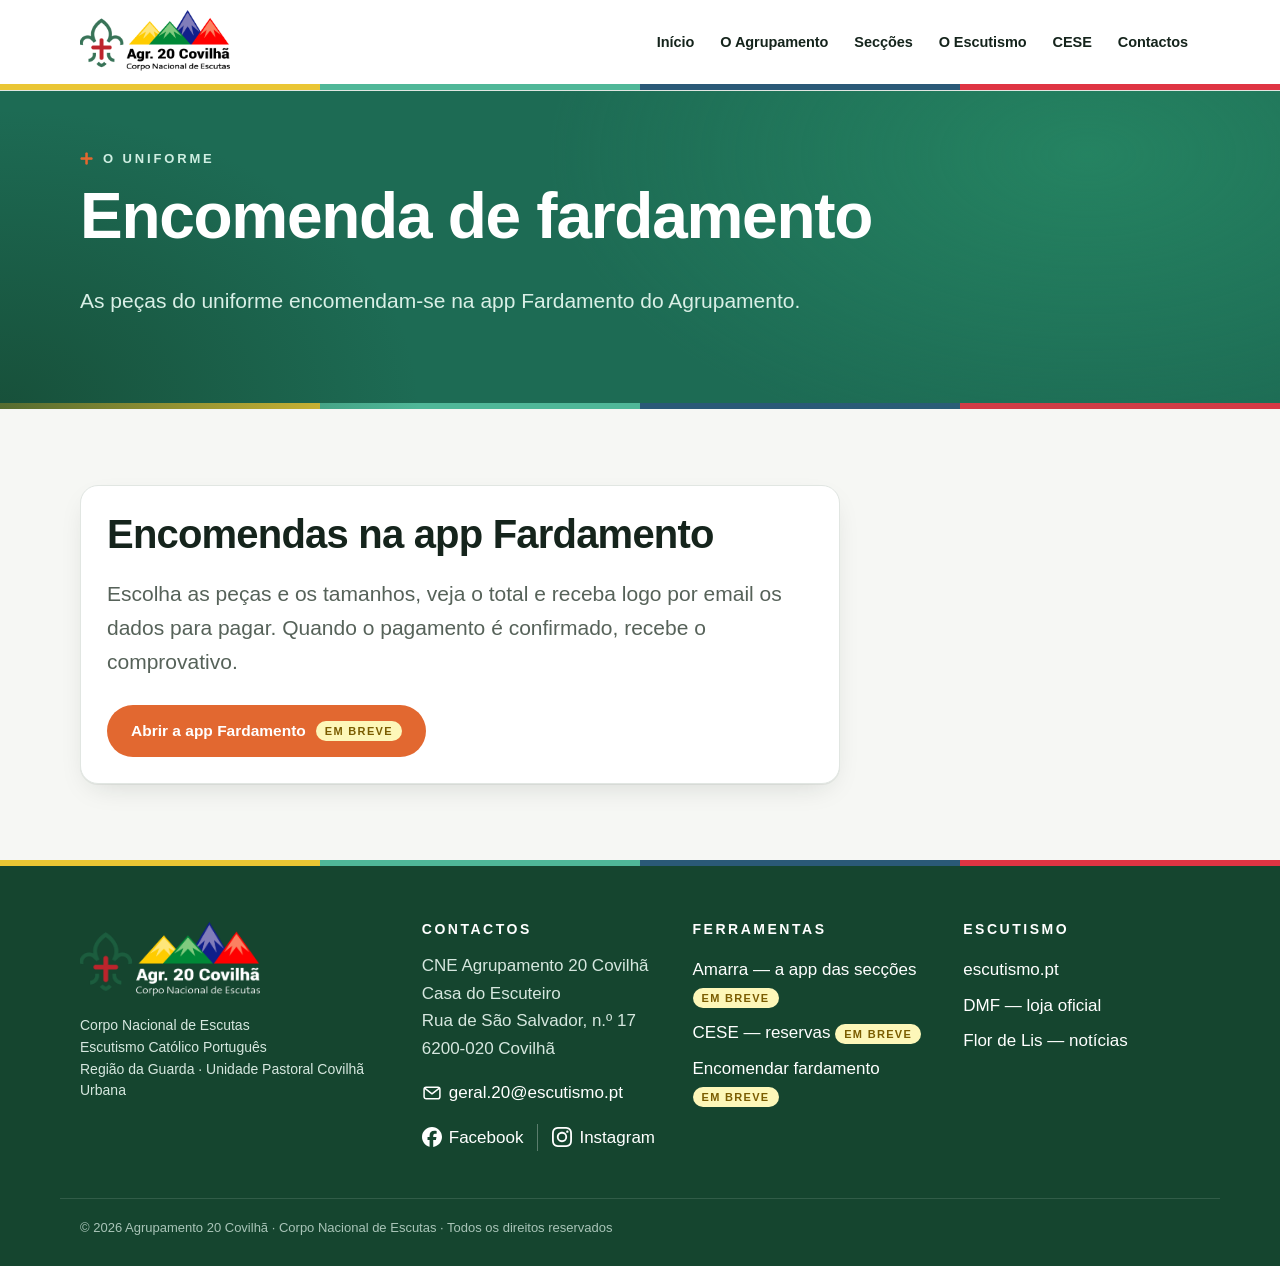
<file: fardamento.html>
<!doctype html>
<html lang="pt-PT"><head>
<meta charset="utf-8"><meta name="viewport" content="width=device-width,initial-scale=1">
<!-- SEGURANÇA (16-10-2026): só scripts do próprio site e as respostas das apps (Google);
     nada inline. O GitHub Pages não deixa pôr cabeçalhos, por isso vai como meta. -->
<meta http-equiv="Content-Security-Policy" content="default-src 'self'; script-src 'self' https://agr20covilha.github.io https://script.google.com https://script.googleusercontent.com; style-src 'self' 'unsafe-inline' https://fonts.googleapis.com; font-src https://fonts.gstatic.com; img-src 'self' data:; connect-src 'self'; frame-src 'none'; object-src 'none'; base-uri 'self'; form-action 'self' mailto:; upgrade-insecure-requests">
<meta name="referrer" content="strict-origin-when-cross-origin">
<title>Fardamento · Agrupamento 20 Covilhã</title>
<meta name="description" content="Encomenda de fardamento do Agrupamento 20 Covilhã.">
<meta name="theme-color" content="#1D6B54">
<meta property="og:title" content="Fardamento · Agrupamento 20 Covilhã"><meta property="og:description" content="Encomenda de fardamento do Agrupamento 20 Covilhã.">
<meta property="og:image" content="https://agr20covilha.github.io/img/partilha.png"><meta property="og:locale" content="pt_PT">
<link rel="icon" type="image/png" href="img/icone.png"><link rel="apple-touch-icon" href="img/icone-180.png">
<link rel="preconnect" href="https://fonts.googleapis.com"><link rel="preconnect" href="https://fonts.gstatic.com" crossorigin>
<link rel="stylesheet" href="https://fonts.googleapis.com/css2?family=Montserrat:wght@600;700;800&family=Nunito+Sans:wght@400;600;700;800&display=swap">
<link rel="stylesheet" href="estilo.css?v=fb05b04e">
</head><body class="p-fardamento" data-amarra="https://agr20covilha.github.io/amarra/" data-fardamento="https://agr20covilha.github.io/fardamento/">

<a class="saltar" href="#conteudo">Saltar para o conteúdo</a>
<header class="topo">
  <div class="topo-in">
    <a class="marca" href="index.html" aria-label="Agrupamento 20 Covilhã — início">
      <img src="img/logo-agrupamento.png" alt="Agrupamento 20 Covilhã · Corpo Nacional de Escutas" width="170" height="73">
    </a>
    <button class="menu-bt" aria-expanded="false" aria-controls="menu" aria-label="Abrir o menu">
      <span></span><span></span><span></span></button>
    <nav id="menu" aria-label="Principal"><ul>
      <li><a href="index.html">Início</a></li><li><a href="agrupamento.html">O Agrupamento</a></li><li><a href="seccoes.html">Secções</a></li><li><a href="escutismo.html">O Escutismo</a></li><li><a href="cese.html">CESE</a></li><li><a href="contactos.html">Contactos</a></li>
    </ul></nav>
  </div>
  <div class="risca" aria-hidden="true"><i></i><i></i><i></i><i></i></div>
</header>
<main id="conteudo">

<section class="heroi heroi-sub">
  <div class="dentro">
    <p class="kicker claro">O uniforme</p>
    <h1>Encomenda de fardamento</h1>
    <p class="lead">As peças do uniforme encomendam-se na app Fardamento do Agrupamento.</p>
  </div>
  <div class="risca" aria-hidden="true"><i></i><i></i><i></i><i></i></div>
</section>

<section class="bloco" id="encomendar">
  <div class="dentro">
    <div class="cartao" style="max-width:760px">
      <h2>Encomendas na app Fardamento</h2>
      <p class="lead">Escolha as peças e os tamanhos, veja o total e receba logo por email os dados para pagar. Quando o pagamento é confirmado, recebe o comprovativo.</p>
      <div class="bts"><a class="bt bt-laranja" href="https://agr20covilha.github.io/fardamento/">Abrir a app Fardamento <span class="breve" data-fardamento-estado>em breve</span></a></div>
    </div>
  </div>
</section>

</main>
<footer class="rodape">
  <div class="risca" aria-hidden="true"><i></i><i></i><i></i><i></i></div>
  <div class="rodape-in">
    <div class="rp-marca">
      <img src="img/logo-agrupamento-branco.png" alt="Agrupamento 20 Covilhã" width="190" height="82">
      <p>Corpo Nacional de Escutas<br>Escutismo Católico Português<br>Região da Guarda · Unidade Pastoral Covilhã Urbana</p>
    </div>
    <div>
      <h2>Contactos</h2>
      <p>CNE Agrupamento 20 Covilhã<br>Casa do Escuteiro<br>Rua de São Salvador, n.º 17<br>6200-020 Covilhã</p>
      <p class="redes"><a href="mailto:geral.20@escutismo.pt"><svg viewBox="0 0 24 24" width="22" height="22" fill="none" stroke="currentColor" stroke-width="1.8" stroke-linecap="round" stroke-linejoin="round" aria-hidden="true"><rect x="2.5" y="5" width="19" height="14" rx="2.5"/><path d="M3.5 6.5 12 13l8.5-6.5"/></svg>geral.20@escutismo.pt</a></p>
      <p class="redes">
        <a href="https://www.facebook.com/20Covilha/" rel="noopener" target="_blank"><svg viewBox="0 0 24 24" width="22" height="22" fill="currentColor" aria-hidden="true"><path d="M9.101 23.691v-7.98H6.627v-3.667h2.474v-1.58c0-4.085 1.848-5.978 5.858-5.978.401 0 .955.042 1.468.103a8.68 8.68 0 0 1 1.141.195v3.325a8.623 8.623 0 0 0-.653-.036 26.805 26.805 0 0 0-.733-.009c-.707 0-1.259.096-1.675.309a1.686 1.686 0 0 0-.679.622c-.258.42-.374.995-.374 1.752v1.297h3.919l-.386 2.103-.287 1.564h-3.246v8.245C19.396 23.238 24 18.179 24 12.044c0-6.627-5.373-12-12-12s-12 5.373-12 12c0 5.628 3.874 10.35 9.101 11.647Z"/></svg>Facebook</a>
        <a href="https://www.instagram.com/cne20covilha/" rel="noopener" target="_blank"><svg viewBox="0 0 24 24" width="22" height="22" fill="currentColor" aria-hidden="true"><path d="M7.0301.084c-1.2768.0602-2.1487.264-2.911.5634-.7888.3075-1.4575.72-2.1228 1.3877-.6652.6677-1.075 1.3368-1.3802 2.127-.2954.7638-.4956 1.6365-.552 2.914-.0564 1.2775-.0689 1.6882-.0626 4.947.0062 3.2586.0206 3.6671.0825 4.9473.061 1.2765.264 2.1482.5635 2.9107.308.7889.72 1.4573 1.388 2.1228.6679.6655 1.3365 1.0743 2.1285 1.38.7632.295 1.6361.4961 2.9134.552 1.2773.056 1.6884.069 4.9462.0627 3.2578-.0062 3.668-.0207 4.9478-.0814 1.28-.0607 2.147-.2652 2.9098-.5633.7889-.3086 1.4578-.72 2.1228-1.3881.665-.6682 1.0745-1.3378 1.3795-2.1284.2957-.7632.4966-1.636.552-2.9124.056-1.2809.0692-1.6898.063-4.948-.0063-3.2583-.021-3.6668-.0817-4.9465-.0607-1.2797-.264-2.1487-.5633-2.9117-.3084-.7889-.72-1.4568-1.3876-2.1228C21.2982 1.33 20.628.9208 19.8378.6165 19.074.321 18.2017.1197 16.9244.0645 15.6471.0093 15.236-.005 11.977.0014 8.718.0076 8.31.0215 7.0301.0839m.1402 21.6932c-1.17-.0509-1.8053-.2453-2.2287-.408-.5606-.216-.96-.4771-1.3819-.895-.422-.4178-.6811-.8186-.9-1.378-.1644-.4234-.3624-1.058-.4171-2.228-.0595-1.2645-.072-1.6442-.079-4.848-.007-3.2037.0053-3.583.0607-4.848.05-1.169.2456-1.805.408-2.2282.216-.5613.4762-.96.895-1.3816.4188-.4217.8184-.6814 1.3783-.9003.423-.1651 1.0575-.3614 2.227-.4171 1.2655-.06 1.6447-.072 4.848-.079 3.2033-.007 3.5835.005 4.8495.0608 1.169.0508 1.8053.2445 2.228.408.5608.216.96.4754 1.3816.895.4217.4194.6816.8176.9005 1.3787.1653.4217.3617 1.056.4169 2.2263.0602 1.2655.0739 1.645.0796 4.848.0058 3.203-.0055 3.5834-.061 4.848-.051 1.17-.245 1.8055-.408 2.2294-.216.5604-.4763.96-.8954 1.3814-.419.4215-.8181.6811-1.3783.9-.4224.1649-1.0577.3617-2.2262.4174-1.2656.0595-1.6448.072-4.8493.079-3.2045.007-3.5825-.006-4.848-.0608M16.953 5.5864A1.44 1.44 0 1 0 18.39 4.144a1.44 1.44 0 0 0-1.437 1.4424M5.8385 12.012c.0067 3.4032 2.7706 6.1557 6.173 6.1493 3.4026-.0065 6.157-2.7701 6.1506-6.1733-.0065-3.4032-2.771-6.1565-6.174-6.1498-3.403.0067-6.156 2.771-6.1496 6.1738M8 12.0077a4 4 0 1 1 4.008 3.9921A3.9996 3.9996 0 0 1 8 12.0077"/></svg>Instagram</a></p>
    </div>
    <div>
      <h2>Ferramentas</h2>
      <ul><li><a href="https://agr20covilha.github.io/amarra/">Amarra — a app das secções <span class="breve" data-amarra-breve>em breve</span></a></li>
        <li><a href="cese.html">CESE — reservas <span class="breve">em breve</span></a></li>
        <li><a href="https://agr20covilha.github.io/fardamento/">Encomendar fardamento <span class="breve" data-fardamento-estado>em breve</span></a></li></ul>
    </div>
    <div>
      <h2>Escutismo</h2>
      <ul><li><a href="https://escutismo.pt/" rel="noopener" target="_blank">escutismo.pt</a></li>
        <li><a href="https://dmf.escutismo.pt/" rel="noopener" target="_blank">DMF — loja oficial</a></li>
        <li><a href="https://flordelis.escutismo.pt/" rel="noopener" target="_blank">Flor de Lis — notícias</a></li></ul>
    </div>
  </div>
  <p class="copy">© 2026 Agrupamento 20 Covilhã · Corpo Nacional de Escutas · Todos os direitos reservados</p>
</footer>
<script src="app.js" defer></script>
</body></html>
</file>
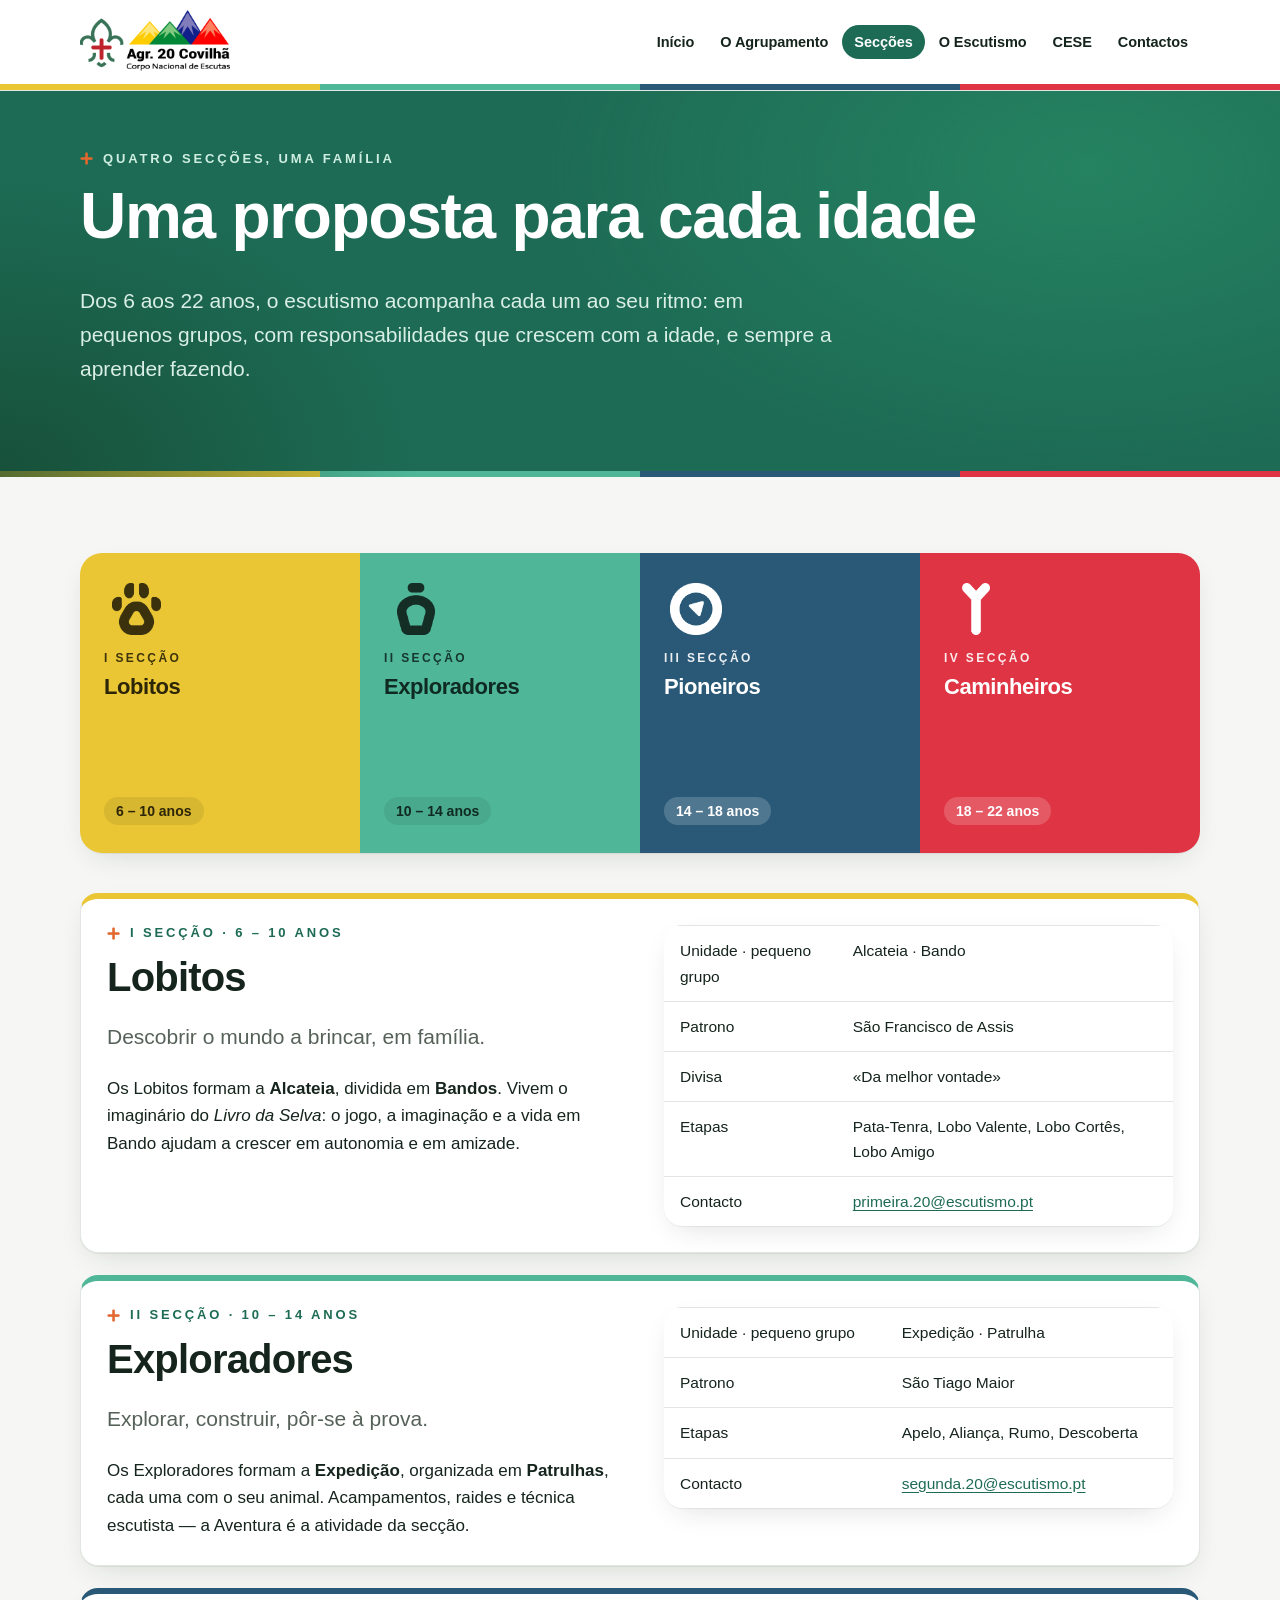
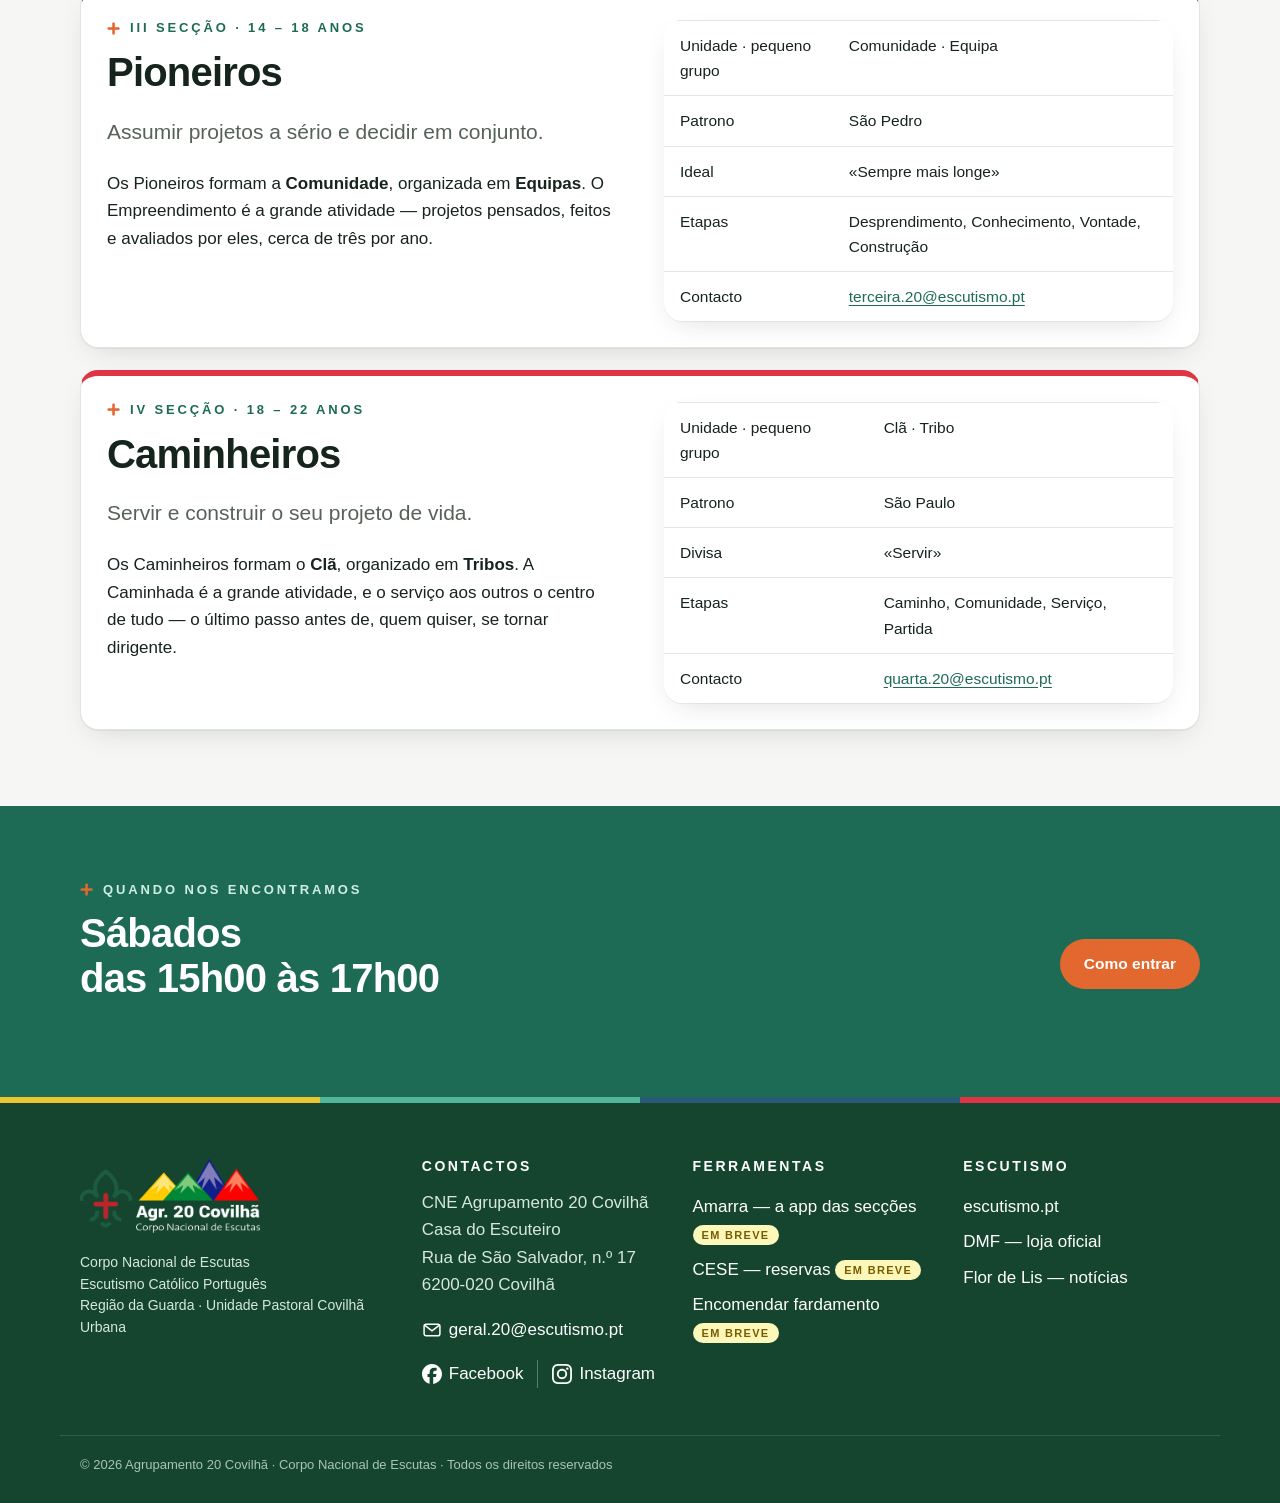
<file: seccoes.html>
<!doctype html>
<html lang="pt-PT"><head>
<meta charset="utf-8"><meta name="viewport" content="width=device-width,initial-scale=1">
<!-- SEGURANÇA (16-10-2026): só scripts do próprio site e as respostas das apps (Google);
     nada inline. O GitHub Pages não deixa pôr cabeçalhos, por isso vai como meta. -->
<meta http-equiv="Content-Security-Policy" content="default-src 'self'; script-src 'self' https://agr20covilha.github.io https://script.google.com https://script.googleusercontent.com; style-src 'self' 'unsafe-inline' https://fonts.googleapis.com; font-src https://fonts.gstatic.com; img-src 'self' data:; connect-src 'self'; frame-src 'none'; object-src 'none'; base-uri 'self'; form-action 'self' mailto:; upgrade-insecure-requests">
<meta name="referrer" content="strict-origin-when-cross-origin">
<title>Secções · Agrupamento 20 Covilhã</title>
<meta name="description" content="Lobitos (6–10), Exploradores (10–14), Pioneiros (14–18) e Caminheiros (18–22): as quatro secções do Agrupamento 20 Covilhã.">
<meta name="theme-color" content="#1D6B54">
<meta property="og:title" content="Secções · Agrupamento 20 Covilhã"><meta property="og:description" content="Lobitos (6–10), Exploradores (10–14), Pioneiros (14–18) e Caminheiros (18–22): as quatro secções do Agrupamento 20 Covilhã.">
<meta property="og:image" content="https://agr20covilha.github.io/img/partilha.png"><meta property="og:locale" content="pt_PT">
<link rel="icon" type="image/png" href="img/icone.png"><link rel="apple-touch-icon" href="img/icone-180.png">
<link rel="preconnect" href="https://fonts.googleapis.com"><link rel="preconnect" href="https://fonts.gstatic.com" crossorigin>
<link rel="stylesheet" href="https://fonts.googleapis.com/css2?family=Montserrat:wght@600;700;800&family=Nunito+Sans:wght@400;600;700;800&display=swap">
<link rel="stylesheet" href="estilo.css?v=fb05b04e">
</head><body class="p-seccoes" data-amarra="https://agr20covilha.github.io/amarra/" data-fardamento="https://agr20covilha.github.io/fardamento/">

<a class="saltar" href="#conteudo">Saltar para o conteúdo</a>
<header class="topo">
  <div class="topo-in">
    <a class="marca" href="index.html" aria-label="Agrupamento 20 Covilhã — início">
      <img src="img/logo-agrupamento.png" alt="Agrupamento 20 Covilhã · Corpo Nacional de Escutas" width="170" height="73">
    </a>
    <button class="menu-bt" aria-expanded="false" aria-controls="menu" aria-label="Abrir o menu">
      <span></span><span></span><span></span></button>
    <nav id="menu" aria-label="Principal"><ul>
      <li><a href="index.html">Início</a></li><li><a href="agrupamento.html">O Agrupamento</a></li><li><a href="seccoes.html" aria-current="page">Secções</a></li><li><a href="escutismo.html">O Escutismo</a></li><li><a href="cese.html">CESE</a></li><li><a href="contactos.html">Contactos</a></li>
    </ul></nav>
  </div>
  <div class="risca" aria-hidden="true"><i></i><i></i><i></i><i></i></div>
</header>
<main id="conteudo">

<section class="heroi heroi-sub">
  <div class="dentro">
    <p class="kicker claro">Quatro secções, uma família</p>
    <h1>Uma proposta para cada idade</h1>
    <p class="lead">Dos 6 aos 22 anos, o escutismo acompanha cada um ao seu ritmo: em pequenos grupos, com responsabilidades que crescem com a idade, e sempre a aprender fazendo.</p>
  </div>
  <div class="risca" aria-hidden="true"><i></i><i></i><i></i><i></i></div>
</section>

<section class="bloco">
  <div class="dentro">
    <div class="seccoes" style="margin-bottom:40px">
      <a class="sec i" href="#lobitos" style="text-decoration:none"><img src="img/seccoes/lobitos-branco.png" alt="" style="filter:brightness(0) opacity(.75)"><span class="q">I Secção</span><h3>Lobitos</h3><span class="idade">6 – 10 anos</span></a>
      <a class="sec ii" href="#exploradores" style="text-decoration:none"><img src="img/seccoes/exploradores-branco.png" alt="" style="filter:brightness(0) opacity(.75)"><span class="q">II Secção</span><h3>Exploradores</h3><span class="idade">10 – 14 anos</span></a>
      <a class="sec iii" href="#pioneiros" style="text-decoration:none"><img src="img/seccoes/pioneiros-branco.png" alt=""><span class="q">III Secção</span><h3>Pioneiros</h3><span class="idade">14 – 18 anos</span></a>
      <a class="sec iv" href="#caminheiros" style="text-decoration:none"><img src="img/seccoes/caminheiros-branco.png" alt=""><span class="q">IV Secção</span><h3>Caminheiros</h3><span class="idade">18 – 22 anos</span></a>
    </div>

    <article id="lobitos" class="cartao" style="border-top:6px solid var(--lobitos);margin-bottom:22px">
      <div class="duas" style="align-items:start">
        <div><p class="kicker">I Secção · 6 – 10 anos</p><h2>Lobitos</h2>
          <p class="lead">Descobrir o mundo a brincar, em família.</p>
          <p>Os Lobitos formam a <b>Alcateia</b>, dividida em <b>Bandos</b>. Vivem o imaginário do <i>Livro da Selva</i>: o jogo, a imaginação e a vida em Bando ajudam a crescer em autonomia e em amizade.</p></div>
        <table class="t"><tbody>
          <tr><td>Unidade · pequeno grupo</td><td>Alcateia · Bando</td></tr>
          <tr><td>Patrono</td><td>São Francisco de Assis</td></tr>
          <tr><td>Divisa</td><td>«Da melhor vontade»</td></tr>
          <tr><td>Etapas</td><td>Pata-Tenra, Lobo Valente, Lobo Cortês, Lobo Amigo</td></tr>
          <tr><td>Contacto</td><td><a href="mailto:primeira.20@escutismo.pt">primeira.20@escutismo.pt</a></td></tr>
        </tbody></table>
      </div>
    </article>

    <article id="exploradores" class="cartao" style="border-top:6px solid var(--exploradores);margin-bottom:22px">
      <div class="duas" style="align-items:start">
        <div><p class="kicker">II Secção · 10 – 14 anos</p><h2>Exploradores</h2>
          <p class="lead">Explorar, construir, pôr-se à prova.</p>
          <p>Os Exploradores formam a <b>Expedição</b>, organizada em <b>Patrulhas</b>, cada uma com o seu animal. Acampamentos, raides e técnica escutista — a Aventura é a atividade da secção.</p></div>
        <table class="t"><tbody>
          <tr><td>Unidade · pequeno grupo</td><td>Expedição · Patrulha</td></tr>
          <tr><td>Patrono</td><td>São Tiago Maior</td></tr>
          <tr><td>Etapas</td><td>Apelo, Aliança, Rumo, Descoberta</td></tr>
          <tr><td>Contacto</td><td><a href="mailto:segunda.20@escutismo.pt">segunda.20@escutismo.pt</a></td></tr>
        </tbody></table>
      </div>
    </article>

    <article id="pioneiros" class="cartao" style="border-top:6px solid var(--pioneiros);margin-bottom:22px">
      <div class="duas" style="align-items:start">
        <div><p class="kicker">III Secção · 14 – 18 anos</p><h2>Pioneiros</h2>
          <p class="lead">Assumir projetos a sério e decidir em conjunto.</p>
          <p>Os Pioneiros formam a <b>Comunidade</b>, organizada em <b>Equipas</b>. O Empreendimento é a grande atividade — projetos pensados, feitos e avaliados por eles, cerca de três por ano.</p></div>
        <table class="t"><tbody>
          <tr><td>Unidade · pequeno grupo</td><td>Comunidade · Equipa</td></tr>
          <tr><td>Patrono</td><td>São Pedro</td></tr>
          <tr><td>Ideal</td><td>«Sempre mais longe»</td></tr>
          <tr><td>Etapas</td><td>Desprendimento, Conhecimento, Vontade, Construção</td></tr>
          <tr><td>Contacto</td><td><a href="mailto:terceira.20@escutismo.pt">terceira.20@escutismo.pt</a></td></tr>
        </tbody></table>
      </div>
    </article>

    <article id="caminheiros" class="cartao" style="border-top:6px solid var(--caminheiros)">
      <div class="duas" style="align-items:start">
        <div><p class="kicker">IV Secção · 18 – 22 anos</p><h2>Caminheiros</h2>
          <p class="lead">Servir e construir o seu projeto de vida.</p>
          <p>Os Caminheiros formam o <b>Clã</b>, organizado em <b>Tribos</b>. A Caminhada é a grande atividade, e o serviço aos outros o centro de tudo — o último passo antes de, quem quiser, se tornar dirigente.</p></div>
        <table class="t"><tbody>
          <tr><td>Unidade · pequeno grupo</td><td>Clã · Tribo</td></tr>
          <tr><td>Patrono</td><td>São Paulo</td></tr>
          <tr><td>Divisa</td><td>«Servir»</td></tr>
          <tr><td>Etapas</td><td>Caminho, Comunidade, Serviço, Partida</td></tr>
          <tr><td>Contacto</td><td><a href="mailto:quarta.20@escutismo.pt">quarta.20@escutismo.pt</a></td></tr>
        </tbody></table>
      </div>
    </article>
  </div>
</section>

<section class="bloco verde">
  <div class="dentro duas">
    <div>
      <p class="kicker claro">Quando nos encontramos</p>
      <h2>Sábados<br>das 15h00 às 17h00</h2>
    </div>
    <div class="bts" style="justify-content:flex-end"><a class="bt bt-laranja" href="contactos.html#inscricoes">Como entrar</a></div>
  </div>
</section>

</main>
<footer class="rodape">
  <div class="risca" aria-hidden="true"><i></i><i></i><i></i><i></i></div>
  <div class="rodape-in">
    <div class="rp-marca">
      <img src="img/logo-agrupamento-branco.png" alt="Agrupamento 20 Covilhã" width="190" height="82">
      <p>Corpo Nacional de Escutas<br>Escutismo Católico Português<br>Região da Guarda · Unidade Pastoral Covilhã Urbana</p>
    </div>
    <div>
      <h2>Contactos</h2>
      <p>CNE Agrupamento 20 Covilhã<br>Casa do Escuteiro<br>Rua de São Salvador, n.º 17<br>6200-020 Covilhã</p>
      <p class="redes"><a href="mailto:geral.20@escutismo.pt"><svg viewBox="0 0 24 24" width="22" height="22" fill="none" stroke="currentColor" stroke-width="1.8" stroke-linecap="round" stroke-linejoin="round" aria-hidden="true"><rect x="2.5" y="5" width="19" height="14" rx="2.5"/><path d="M3.5 6.5 12 13l8.5-6.5"/></svg>geral.20@escutismo.pt</a></p>
      <p class="redes">
        <a href="https://www.facebook.com/20Covilha/" rel="noopener" target="_blank"><svg viewBox="0 0 24 24" width="22" height="22" fill="currentColor" aria-hidden="true"><path d="M9.101 23.691v-7.98H6.627v-3.667h2.474v-1.58c0-4.085 1.848-5.978 5.858-5.978.401 0 .955.042 1.468.103a8.68 8.68 0 0 1 1.141.195v3.325a8.623 8.623 0 0 0-.653-.036 26.805 26.805 0 0 0-.733-.009c-.707 0-1.259.096-1.675.309a1.686 1.686 0 0 0-.679.622c-.258.42-.374.995-.374 1.752v1.297h3.919l-.386 2.103-.287 1.564h-3.246v8.245C19.396 23.238 24 18.179 24 12.044c0-6.627-5.373-12-12-12s-12 5.373-12 12c0 5.628 3.874 10.35 9.101 11.647Z"/></svg>Facebook</a>
        <a href="https://www.instagram.com/cne20covilha/" rel="noopener" target="_blank"><svg viewBox="0 0 24 24" width="22" height="22" fill="currentColor" aria-hidden="true"><path d="M7.0301.084c-1.2768.0602-2.1487.264-2.911.5634-.7888.3075-1.4575.72-2.1228 1.3877-.6652.6677-1.075 1.3368-1.3802 2.127-.2954.7638-.4956 1.6365-.552 2.914-.0564 1.2775-.0689 1.6882-.0626 4.947.0062 3.2586.0206 3.6671.0825 4.9473.061 1.2765.264 2.1482.5635 2.9107.308.7889.72 1.4573 1.388 2.1228.6679.6655 1.3365 1.0743 2.1285 1.38.7632.295 1.6361.4961 2.9134.552 1.2773.056 1.6884.069 4.9462.0627 3.2578-.0062 3.668-.0207 4.9478-.0814 1.28-.0607 2.147-.2652 2.9098-.5633.7889-.3086 1.4578-.72 2.1228-1.3881.665-.6682 1.0745-1.3378 1.3795-2.1284.2957-.7632.4966-1.636.552-2.9124.056-1.2809.0692-1.6898.063-4.948-.0063-3.2583-.021-3.6668-.0817-4.9465-.0607-1.2797-.264-2.1487-.5633-2.9117-.3084-.7889-.72-1.4568-1.3876-2.1228C21.2982 1.33 20.628.9208 19.8378.6165 19.074.321 18.2017.1197 16.9244.0645 15.6471.0093 15.236-.005 11.977.0014 8.718.0076 8.31.0215 7.0301.0839m.1402 21.6932c-1.17-.0509-1.8053-.2453-2.2287-.408-.5606-.216-.96-.4771-1.3819-.895-.422-.4178-.6811-.8186-.9-1.378-.1644-.4234-.3624-1.058-.4171-2.228-.0595-1.2645-.072-1.6442-.079-4.848-.007-3.2037.0053-3.583.0607-4.848.05-1.169.2456-1.805.408-2.2282.216-.5613.4762-.96.895-1.3816.4188-.4217.8184-.6814 1.3783-.9003.423-.1651 1.0575-.3614 2.227-.4171 1.2655-.06 1.6447-.072 4.848-.079 3.2033-.007 3.5835.005 4.8495.0608 1.169.0508 1.8053.2445 2.228.408.5608.216.96.4754 1.3816.895.4217.4194.6816.8176.9005 1.3787.1653.4217.3617 1.056.4169 2.2263.0602 1.2655.0739 1.645.0796 4.848.0058 3.203-.0055 3.5834-.061 4.848-.051 1.17-.245 1.8055-.408 2.2294-.216.5604-.4763.96-.8954 1.3814-.419.4215-.8181.6811-1.3783.9-.4224.1649-1.0577.3617-2.2262.4174-1.2656.0595-1.6448.072-4.8493.079-3.2045.007-3.5825-.006-4.848-.0608M16.953 5.5864A1.44 1.44 0 1 0 18.39 4.144a1.44 1.44 0 0 0-1.437 1.4424M5.8385 12.012c.0067 3.4032 2.7706 6.1557 6.173 6.1493 3.4026-.0065 6.157-2.7701 6.1506-6.1733-.0065-3.4032-2.771-6.1565-6.174-6.1498-3.403.0067-6.156 2.771-6.1496 6.1738M8 12.0077a4 4 0 1 1 4.008 3.9921A3.9996 3.9996 0 0 1 8 12.0077"/></svg>Instagram</a></p>
    </div>
    <div>
      <h2>Ferramentas</h2>
      <ul><li><a href="https://agr20covilha.github.io/amarra/">Amarra — a app das secções <span class="breve" data-amarra-breve>em breve</span></a></li>
        <li><a href="cese.html">CESE — reservas <span class="breve">em breve</span></a></li>
        <li><a href="https://agr20covilha.github.io/fardamento/">Encomendar fardamento <span class="breve" data-fardamento-estado>em breve</span></a></li></ul>
    </div>
    <div>
      <h2>Escutismo</h2>
      <ul><li><a href="https://escutismo.pt/" rel="noopener" target="_blank">escutismo.pt</a></li>
        <li><a href="https://dmf.escutismo.pt/" rel="noopener" target="_blank">DMF — loja oficial</a></li>
        <li><a href="https://flordelis.escutismo.pt/" rel="noopener" target="_blank">Flor de Lis — notícias</a></li></ul>
    </div>
  </div>
  <p class="copy">© 2026 Agrupamento 20 Covilhã · Corpo Nacional de Escutas · Todos os direitos reservados</p>
</footer>
<script src="app.js" defer></script>
</body></html>
</file>
<file: estilo.css>
/* Agrupamento 20 Covilhã — o estilo do site.
   A identidade é a do Conselho de Pais e do Plano de Atividades 2026/2027:
   verde CNE, laranja nos botões, a risca das quatro secções, sobretítulos
   em versaletes espaçados com «+», Montserrat nos títulos e Nunito Sans no
   texto, e as quatro cores das secções. */
:root{
  --verde:#1D6B54; --verde-esc:#15452f; --verde-vivo:#2B966C; --verde-fundo:#E3F4EE;
  --laranja:#E26830; --laranja-esc:#b94f1d; --azul:#2A5977; --dourado:#7A5C00; --roxo:#6E3AA8; --noite:#1C1433;
  --creme:#FBF3D2; --creme-2:#FDF7B9; --tinta:#15241C; --suave:#566259; --tenue:#7d8a83;
  --fundo:#F6F7F4; --branco:#fff; --linha:#E1E6E2;
  --lobitos:#EAC634; --exploradores:#4FB798; --pioneiros:#2A5977; --caminheiros:#DF3443;
  --raio:18px; --sombra:0 1px 0 rgba(21,36,28,.06),0 10px 30px -12px rgba(21,36,28,.18);
  --larg:1160px;
}
*{box-sizing:border-box}
html{scroll-behavior:smooth}
body{margin:0;background:var(--fundo);color:var(--tinta);font:17px/1.62 "Nunito Sans",-apple-system,BlinkMacSystemFont,"Segoe UI",sans-serif;-webkit-font-smoothing:antialiased}
img{max-width:100%;height:auto;display:block}
a{color:var(--verde);text-underline-offset:3px}
a:hover{color:var(--verde-esc)}
h1,h2,h3,h4{font-family:Montserrat,sans-serif;letter-spacing:-.02em;line-height:1.12;margin:0 0 .5em;color:var(--tinta)}
h1{font-size:clamp(34px,6vw,64px);font-weight:800}
h2{font-size:clamp(26px,3.6vw,40px);font-weight:800}
h3{font-size:21px;font-weight:700}
p{margin:0 0 1em}
.saltar{position:absolute;left:-999px;top:8px;background:var(--laranja);color:#fff;padding:8px 14px;border-radius:999px;z-index:99}
.saltar:focus{left:12px}
.dentro{max-width:var(--larg);margin:0 auto;padding:0 20px}
.risca{display:flex;height:6px}
.risca i{flex:1}
.risca i:nth-child(1){background:var(--lobitos)}.risca i:nth-child(2){background:var(--exploradores)}
.risca i:nth-child(3){background:var(--pioneiros)}.risca i:nth-child(4){background:var(--caminheiros)}

/* ---- sobretítulo «+ …» ---- */
.kicker{font:800 13px/1.2 Montserrat,sans-serif;letter-spacing:.22em;text-transform:uppercase;color:var(--verde);margin:0 0 14px;display:flex;gap:10px;align-items:center}
.kicker:before{content:"";width:13px;height:13px;flex:none;background:url(img/icones/mais-laranja.png) center/contain no-repeat}
.kicker.claro{color:#cfeee2}
.lead{font-size:clamp(18px,2.2vw,21px);color:var(--suave);max-width:760px}

/* ---- cabeçalho ---- */
.topo{position:sticky;top:0;z-index:50;background:rgba(255,255,255,.96);backdrop-filter:saturate(1.4) blur(8px);border-bottom:1px solid var(--linha)}
.topo-in{max-width:var(--larg);margin:0 auto;padding:10px 20px;display:flex;align-items:center;gap:20px}
.marca img{width:150px;height:auto}
nav ul{list-style:none;margin:0;padding:0;display:flex;gap:2px;flex-wrap:wrap}
nav{margin-left:auto}
nav a{display:block;padding:9px 12px;border-radius:999px;font:700 14.5px Montserrat,sans-serif;color:var(--tinta);text-decoration:none;letter-spacing:-.005em}
nav a:hover{background:var(--verde-fundo);color:var(--verde-esc)}
nav a[aria-current=page]{background:var(--verde);color:#fff}
.menu-bt{display:none;margin-left:auto;width:46px;height:46px;border:1px solid var(--linha);background:#fff;border-radius:14px;cursor:pointer;flex-direction:column;justify-content:center;align-items:center;gap:5px}
.menu-bt span{display:block;width:20px;height:2px;background:var(--tinta);border-radius:2px}
@media (max-width:1060px){
  .menu-bt{display:flex}
  nav{position:absolute;left:0;right:0;top:100%;background:#fff;border-bottom:1px solid var(--linha);display:none;box-shadow:var(--sombra)}
  nav.aberto{display:block}
  nav ul{flex-direction:column;padding:10px 14px 16px}
  nav a{padding:12px 14px;font-size:16px}
}

/* ---- botões ---- */
.bt{display:inline-flex;align-items:center;gap:10px;padding:14px 22px;border-radius:999px;font:800 15.5px Montserrat,sans-serif;text-decoration:none;border:2px solid transparent;cursor:pointer;transition:transform .15s,background .15s}
.bt:hover{transform:translateY(-1px)}
.bt-laranja{background:var(--laranja);color:#fff}
.bt-laranja:hover{background:var(--laranja-esc);color:#fff}
.bt-branco{border-color:rgba(255,255,255,.7);color:#fff}
.bt-branco:hover{background:rgba(255,255,255,.12);color:#fff}
.bt-verde{background:var(--verde);color:#fff}
.bt-verde:hover{background:var(--verde-esc);color:#fff}
.bt-contorno{border-color:var(--verde);color:var(--verde)}
.bts{display:flex;gap:12px;flex-wrap:wrap;margin-top:26px}
.pilula{display:inline-block;background:var(--laranja);color:#fff;font:800 13px Montserrat,sans-serif;padding:6px 14px;border-radius:999px;letter-spacing:.01em}
.breve.aberta{background:var(--verde-fundo);color:var(--verde)}.breve.fechada{background:#f3e3e1;color:#8b1d16}
.breve{display:inline-block;background:var(--creme-2);color:var(--dourado);font:800 11px Montserrat,sans-serif;letter-spacing:.12em;text-transform:uppercase;padding:4px 9px;border-radius:999px;vertical-align:middle}

/* ---- herói ---- */
.heroi{position:relative;overflow:hidden;background:var(--verde);color:#fff}
.heroi:before{content:"";position:absolute;inset:0;background:radial-gradient(900px 500px at 85% 20%,rgba(43,150,108,.55),transparent 60%),radial-gradient(700px 500px at 0% 100%,rgba(21,69,47,.7),transparent 60%)}
.heroi .dentro{position:relative;display:grid;grid-template-columns:1.2fr .8fr;gap:40px;align-items:center;padding-top:72px;padding-bottom:84px}
.heroi h1{color:#fff}
.heroi .lead{color:#d9efe6}
.heroi .emblema{justify-self:center;width:min(420px,92%);background:#fff;border-radius:28px;padding:34px 30px;box-shadow:0 24px 50px -18px rgba(0,0,0,.45)}

.heroi-sub .dentro{display:block;padding-top:60px;padding-bottom:64px}
@media (max-width:820px){.heroi .dentro{grid-template-columns:1fr}.heroi .emblema{width:220px;order:-1}}

/* ---- blocos ---- */
.bloco{padding:76px 0}
.bloco.branco{background:#fff}
.bloco.creme{background:var(--creme)}
.bloco.verde{background:var(--verde);color:#fff}
.bloco.verde h2,.bloco.verde h3{color:#fff}
.bloco.verde .lead{color:#d9efe6}
.cab{max-width:780px;margin-bottom:36px}
.grade{display:grid;gap:20px}
.g2{grid-template-columns:repeat(2,1fr)}.g3{grid-template-columns:repeat(3,1fr)}.g4{grid-template-columns:repeat(4,1fr)}
@media (max-width:960px){.g4{grid-template-columns:repeat(2,1fr)}.g3{grid-template-columns:1fr 1fr}}
@media (max-width:640px){.g2,.g3,.g4{grid-template-columns:1fr}}
.cartao{background:#fff;border:1px solid var(--linha);border-radius:var(--raio);padding:26px;box-shadow:var(--sombra)}
.cartao h3{margin-top:4px}
.cartao p:last-child{margin-bottom:0}
.duas{display:grid;grid-template-columns:1fr 1fr;gap:48px;align-items:center}
@media (max-width:860px){.duas{grid-template-columns:1fr;gap:28px}}
.foto{border-radius:22px;overflow:hidden;box-shadow:var(--sombra)}
.foto img{width:100%;height:100%;object-fit:cover}
.credito{font-size:12.5px;color:var(--tenue);margin-top:8px}

/* ---- acesso rápido: as ferramentas ---- */
.ferramentas{margin-top:-46px;position:relative;z-index:2}
.ferr{display:flex;gap:16px;align-items:flex-start;text-decoration:none;color:var(--tinta);background:#fff;border:1px solid var(--linha);border-radius:var(--raio);padding:22px;box-shadow:var(--sombra);transition:transform .15s,box-shadow .15s;height:100%}
.ferr:hover{transform:translateY(-3px);box-shadow:0 18px 40px -16px rgba(21,36,28,.35);color:var(--tinta)}
.ferr .ic{flex:none;width:52px;height:52px;border-radius:16px;display:grid;place-items:center;background:var(--verde);color:#fff}
.ferr .ic img{width:30px;height:30px}
.ferr .ic.laranja{background:var(--laranja)}.ferr .ic.azul{background:var(--azul)}.ferr .ic.creme{background:var(--creme-2)}
.ferr h3{font-size:18px;margin:2px 0 4px}
.ferr p{font-size:14.5px;color:var(--suave);margin:0}

/* ---- as quatro secções ---- */
.seccoes{display:grid;grid-template-columns:repeat(4,1fr);border-radius:22px;overflow:hidden;box-shadow:var(--sombra)}
.sec{padding:30px 24px 28px;color:#fff;display:flex;flex-direction:column;gap:6px;min-height:300px}
.sec img{height:52px;width:auto;max-width:64px;object-fit:contain;margin-bottom:10px}
.sec .q{font:800 12px Montserrat,sans-serif;letter-spacing:.2em;text-transform:uppercase;opacity:.9}
.sec h3{color:inherit;font-size:22px;margin:4px 0}
.sec p{font-size:15px;margin:0;opacity:.95}
.sec .idade{margin-top:auto;font:800 14px Montserrat,sans-serif;background:rgba(255,255,255,.18);border-radius:999px;padding:6px 12px;align-self:flex-start}
.sec.i{background:var(--lobitos);color:#2c2508}.sec.i .idade{background:rgba(0,0,0,.08)}
.sec.ii{background:var(--exploradores);color:#0f2a21}.sec.ii .idade{background:rgba(0,0,0,.08)}
.sec.iii{background:var(--pioneiros)}.sec.iv{background:var(--caminheiros)}
@media (max-width:960px){.seccoes{grid-template-columns:1fr 1fr}}
@media (max-width:560px){.seccoes{grid-template-columns:1fr}.sec{min-height:0}}

/* ---- ícones em círculo creme (como nos diapositivos) ---- */
.circ{width:84px;height:84px;border-radius:50%;background:var(--creme-2);display:grid;place-items:center;margin-bottom:14px}
.circ img{width:46px;height:46px}
.etapas{display:grid;grid-template-columns:repeat(6,1fr);gap:14px;counter-reset:e}
.etapa{background:var(--creme-2);border-radius:16px;padding:18px 16px;position:relative}
.etapa:before{counter-increment:e;content:counter(e);position:absolute;top:-10px;left:14px;width:26px;height:26px;border-radius:50%;background:var(--laranja);color:#fff;font:800 13px/26px Montserrat;text-align:center}
.etapa h3{font-size:17px;margin:8px 0 4px}
.etapa p{font-size:14px;color:var(--suave);margin:0}
@media (max-width:960px){.etapas{grid-template-columns:repeat(3,1fr)}}
@media (max-width:560px){.etapas{grid-template-columns:1fr 1fr}}
.citacao{font:700 italic clamp(20px,2.6vw,26px)/1.4 "Nunito Sans",sans-serif;color:var(--verde);border-left:4px solid var(--laranja);padding:4px 0 4px 20px;margin:28px 0}

/* ---- calendário ---- */
.legenda{display:flex;flex-wrap:wrap;gap:8px 16px;font-size:14px;color:var(--suave);margin:0 0 22px}
.legenda span{display:inline-flex;align-items:center;gap:7px}
.legenda i{width:14px;height:14px;border-radius:4px;display:inline-block}
.meses{display:grid;grid-template-columns:repeat(3,1fr);gap:18px}
@media (max-width:960px){.meses{grid-template-columns:1fr 1fr}}
@media (max-width:600px){.meses{grid-template-columns:1fr}}
.mes{background:#fff;border:1px solid var(--linha);border-radius:var(--raio);padding:20px 20px 10px}
.mes h3{font-size:18px;border-bottom:2px solid var(--linha);padding-bottom:8px}
.mes ul{list-style:none;margin:0;padding:0}
.mes li{display:flex;gap:12px;align-items:flex-start;padding:8px 0;border-top:1px solid #f0f2ef;font-size:15px;line-height:1.35}
.mes li:first-child{border-top:0}
.dia{flex:none;min-width:54px;text-align:center;font:800 12.5px Montserrat,sans-serif;color:#fff;background:var(--laranja);border-radius:999px;padding:5px 8px}
.dia.reg{background:var(--roxo)}.dia.nac{background:#fff;color:var(--tinta);border:2px solid var(--tinta);padding:3px 6px}
.dia.int{background:var(--noite)}.dia.lob{background:var(--lobitos);color:#2c2508}.dia.exp{background:var(--exploradores);color:#0f2a21}
.dia.pio{background:var(--pioneiros)}.dia.cam{background:var(--caminheiros)}
.mes small{display:block;color:var(--tenue);font-size:12.5px}

/* ---- listas e tabelas ---- */
.lista-check{list-style:none;padding:0;margin:0}
.lista-check li{padding:8px 0 8px 32px;position:relative;border-top:1px solid var(--linha)}
.lista-check li:first-child{border-top:0}
.lista-check li:before{content:"";position:absolute;left:4px;top:15px;width:14px;height:8px;border-left:3px solid var(--verde-vivo);border-bottom:3px solid var(--verde-vivo);transform:rotate(-45deg)}
table.t{width:100%;border-collapse:collapse;background:#fff;border-radius:var(--raio);overflow:hidden;box-shadow:var(--sombra);font-size:15.5px}
table.t th{background:var(--verde);color:#fff;text-align:left;font:700 13px Montserrat;letter-spacing:.06em;text-transform:uppercase;padding:12px 16px}
table.t td{padding:12px 16px;border-top:1px solid var(--linha);vertical-align:top}
.aviso{background:var(--creme-2);border-radius:16px;padding:16px 20px;color:#4b3b00;font-size:15.5px}
.aviso b{color:#3a2d00}

/* ---- formulários ---- */
form.f{display:grid;gap:14px}
.f label{font:700 14px Montserrat;display:block;margin-bottom:6px}
.f input,.f select,.f textarea{width:100%;font:inherit;font-size:16px;padding:13px 15px;border:1.5px solid #cfd8d2;border-radius:14px;background:#fff;color:var(--tinta)}
.f input:focus,.f select:focus,.f textarea:focus{outline:3px solid rgba(43,150,108,.25);border-color:var(--verde-vivo)}
.f textarea{min-height:150px;resize:vertical}
.f .nota{font-size:13.5px;color:var(--tenue)}
.embutido{width:100%;min-height:900px;border:0;border-radius:var(--raio);background:#fff;box-shadow:var(--sombra)}

/* ---- rodapé ---- */
.rodape{background:var(--verde-esc);color:#d6e7df;margin-top:0}
.rodape-in{max-width:var(--larg);margin:0 auto;padding:56px 20px 30px;display:grid;grid-template-columns:1.3fr 1fr 1fr 1fr;gap:34px}
.rodape h2{font-size:14px;letter-spacing:.18em;text-transform:uppercase;color:#fff;margin-bottom:14px}
.rodape a{color:#fff;text-decoration:none}
.rodape a:hover{text-decoration:underline;color:#fff}
.rodape .redes{display:flex;flex-wrap:nowrap;gap:14px;white-space:nowrap}
.rodape .redes a{display:inline-flex;align-items:center;gap:7px}
.rodape .redes svg{width:20px;height:20px;flex:none}
.rodape .redes svg[fill="currentColor"]{fill:currentColor}
.rodape .redes a+a{border-left:1px solid rgba(255,255,255,.3);padding-left:14px}
.rodape ul{list-style:none;margin:0;padding:0}
.rodape li{padding:4px 0}
.rp-marca img{width:180px;margin-bottom:16px}
.rp-marca p{font-size:14px;line-height:1.55}
.rodape .copy{max-width:var(--larg);margin:0 auto;padding:18px 20px 28px;border-top:1px solid rgba(255,255,255,.12);font-size:13px;color:#a9c4b8}
@media (max-width:860px){.rodape-in{grid-template-columns:1fr 1fr}}
@media (max-width:520px){.rodape-in{grid-template-columns:1fr}}

/* ---- galeria (src/img/fotos/agrupamento/) ---- */
.galeria{display:grid;grid-template-columns:repeat(4,1fr);gap:12px;margin:0 0 28px}
.galeria figure{margin:0;border-radius:16px;overflow:hidden;aspect-ratio:1;background:var(--linha)}
.galeria img{width:100%;height:100%;object-fit:cover;transition:transform .3s}
.galeria figure:hover img{transform:scale(1.04)}
@media (max-width:760px){.galeria{grid-template-columns:repeat(2,1fr)}}

/* ---- ligações externas: sem logótipos que não são os deles ---- */
.ext{display:flex;justify-content:space-between;align-items:center;gap:14px;text-decoration:none;color:var(--tinta);background:#fff;border:1px solid var(--linha);border-radius:var(--raio);padding:20px 22px;box-shadow:var(--sombra);transition:transform .15s}
.ext:hover{transform:translateY(-2px);color:var(--tinta)}
.ext h3{font-size:18px;margin:0 0 3px}.ext p{margin:0;font-size:14.5px;color:var(--suave)}
.ext .seta{flex:none;width:36px;height:36px;border-radius:50%;background:var(--verde-fundo);color:var(--verde);display:grid;place-items:center;font:800 17px Montserrat}
.ext small{display:block;font:700 12px Montserrat;letter-spacing:.06em;color:var(--verde-vivo);margin-top:6px}
.logo-parceiro{background:#fff;border-radius:22px;padding:28px;box-shadow:var(--sombra);display:grid;place-items:center}
.logo-parceiro img{max-width:340px;width:100%;height:auto}

/* um cartão de ferramenta que ainda não abre nada (ex.: o fardamento sem o link do formulário) */
.ferr.sem-link{cursor:default}
.ferr.sem-link:hover{transform:none;box-shadow:var(--sombra)}

/* a tabela de contactos no telemóvel: cada linha passa a bloco — nome, idades
   e o email por baixo — sem deslizar para o lado */
@media (max-width:640px){
  .t-contactos thead{display:none}
  .t-contactos,.t-contactos tbody,.t-contactos tr,.t-contactos td{display:block;width:100%}
  .t-contactos tr{padding:12px 16px;border-top:1px solid var(--linha)}
  .t-contactos tr:first-child{border-top:0}
  table.t.t-contactos td{border:0;padding:2px 0}
  .t-contactos td:empty{display:none}
  .t-contactos td:first-child{font-weight:800}
  .t-contactos td:nth-child(2){font-size:14px;color:var(--suave)}
  .t-contactos td:nth-child(2):before{content:"Idades: "}
  .t-contactos td:last-child a{word-break:break-all}
}

/* as seis áreas de desenvolvimento (FACEIS) */
.faceis .letra{display:grid;place-items:center;width:52px;height:52px;border-radius:16px;background:var(--verde);color:#fff;font:800 24px Montserrat;margin-bottom:12px}
.faceis .cartao:nth-child(even) .letra{background:var(--laranja)}
.faceis .def{font:700 13px Montserrat;letter-spacing:.14em;text-transform:uppercase;color:var(--verde-vivo);margin:-4px 0 8px}
.faceis .cartao p:last-child{font-size:15px;color:var(--suave)}
.ssa{grid-template-columns:1fr}
.ssa div{background:rgba(255,255,255,.1);border:1px solid rgba(255,255,255,.18);border-radius:16px;padding:14px 18px;display:flex;gap:14px;align-items:baseline}
.ssa b{font:800 22px Montserrat;color:#fff;min-width:72px}
.ssa span{color:#d9efe6;font-size:15.5px}
.faceis .ic-area{width:58px;height:auto;margin-bottom:12px}

/* o «+» da identidade do CNE, como nos sobretítulos */
.mais{display:inline-block;width:.62em;height:.62em;margin:0 .1em 0 .02em;vertical-align:.02em;background:url(img/icones/mais-laranja.png) center/contain no-repeat}
</file>
